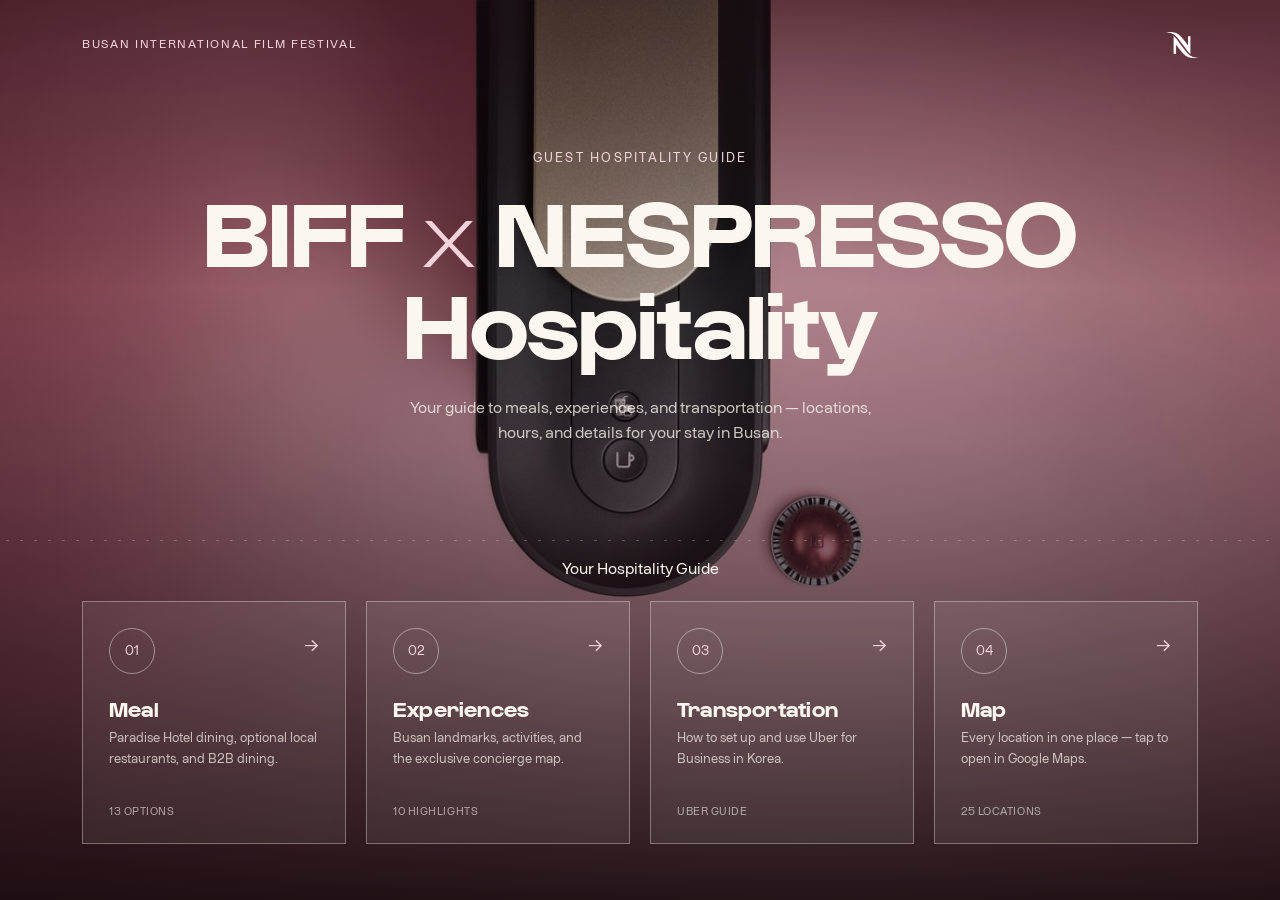
<file: index.html>
<!DOCTYPE html>
<html lang="en">
<head>
<meta charset="UTF-8">
<meta name="viewport" content="width=device-width, initial-scale=1.0">
<title>BIFF x NESPRESSO Hospitality</title>
<meta name="description" content="BIFF x NESPRESSO Hospitality — a guest guide to Meal, Experiences, and Transportation for the Busan International Film Festival.">

<!-- Link preview (KakaoTalk, Slack, iMessage, etc.) -->
<meta property="og:type" content="website">
<meta property="og:url" content="https://gdmc-global.github.io/BIFFxNespresso_Hospitality/">
<meta property="og:title" content="BIFF x NESPRESSO Hospitality">
<meta property="og:description" content="A guest guide to Meal, Experiences, and Transportation for the Busan International Film Festival.">
<meta property="og:image" content="https://gdmc-global.github.io/BIFFxNespresso_Hospitality/og-image.jpg">
<meta property="og:image:width" content="1200">
<meta property="og:image:height" content="630">
<meta property="og:locale" content="ko_KR">
<meta name="twitter:card" content="summary_large_image">
<meta name="twitter:title" content="BIFF x NESPRESSO Hospitality">
<meta name="twitter:description" content="A guest guide to Meal, Experiences, and Transportation for the Busan International Film Festival.">
<meta name="twitter:image" content="https://gdmc-global.github.io/BIFFxNespresso_Hospitality/og-image.jpg">

<link rel="stylesheet" href="style.css">
</head>
<body>

<section class="hero">
  <div class="hero__bg"></div>
  <div class="hero__scrim"></div>

  <header class="hero__top">
    <div class="wrap">
      <span class="hero__kicker">Busan International Film Festival</span>
      <img class="hero__logo" src="logo-white.png" alt="Nespresso">
    </div>
  </header>

  <div class="hero__main wrap">
    <p class="eyebrow">Guest Hospitality Guide</p>
    <h1>BIFF <em>x</em> NESPRESSO<br>Hospitality</h1>
    <p class="hero__sub">Your guide to meals, experiences, and transportation — locations, hours, and details for your stay in Busan.</p>
  </div>

  <div class="hero__tickets">
    <div class="hero__perf"></div>
    <div class="wrap">
      <p class="eyebrow" style="text-align:center; margin-bottom:20px;">Your Hospitality Guide</p>
      <nav class="ticket-row ticket-row--4" aria-label="Guide sections">
        <a class="ticket" href="meal.html">
          <span class="ticket__no">01</span>
          <span class="ticket__body">
            <span class="ticket__label">Meal</span>
            <p class="ticket__desc">Paradise Hotel dining, optional local restaurants, and B2B dining.</p>
          </span>
          <span class="ticket__count">13 Options</span>
          <span class="ticket__arrow">&#8594;</span>
        </a>
        <a class="ticket" href="experiences.html">
          <span class="ticket__no">02</span>
          <span class="ticket__body">
            <span class="ticket__label">Experiences</span>
            <p class="ticket__desc">Busan landmarks, activities, and the exclusive concierge map.</p>
          </span>
          <span class="ticket__count">10 Highlights</span>
          <span class="ticket__arrow">&#8594;</span>
        </a>
        <a class="ticket" href="transportation.html">
          <span class="ticket__no">03</span>
          <span class="ticket__body">
            <span class="ticket__label">Transportation</span>
            <p class="ticket__desc">How to set up and use Uber for Business in Korea.</p>
          </span>
          <span class="ticket__count">Uber Guide</span>
          <span class="ticket__arrow">&#8594;</span>
        </a>
        <a class="ticket" href="map.html">
          <span class="ticket__no">04</span>
          <span class="ticket__body">
            <span class="ticket__label">Map</span>
            <p class="ticket__desc">Every location in one place — tap to open in Google Maps.</p>
          </span>
          <span class="ticket__count">25 Locations</span>
          <span class="ticket__arrow">&#8594;</span>
        </a>
      </nav>
    </div>
  </div>
</section>

</body>
</html>
</file>
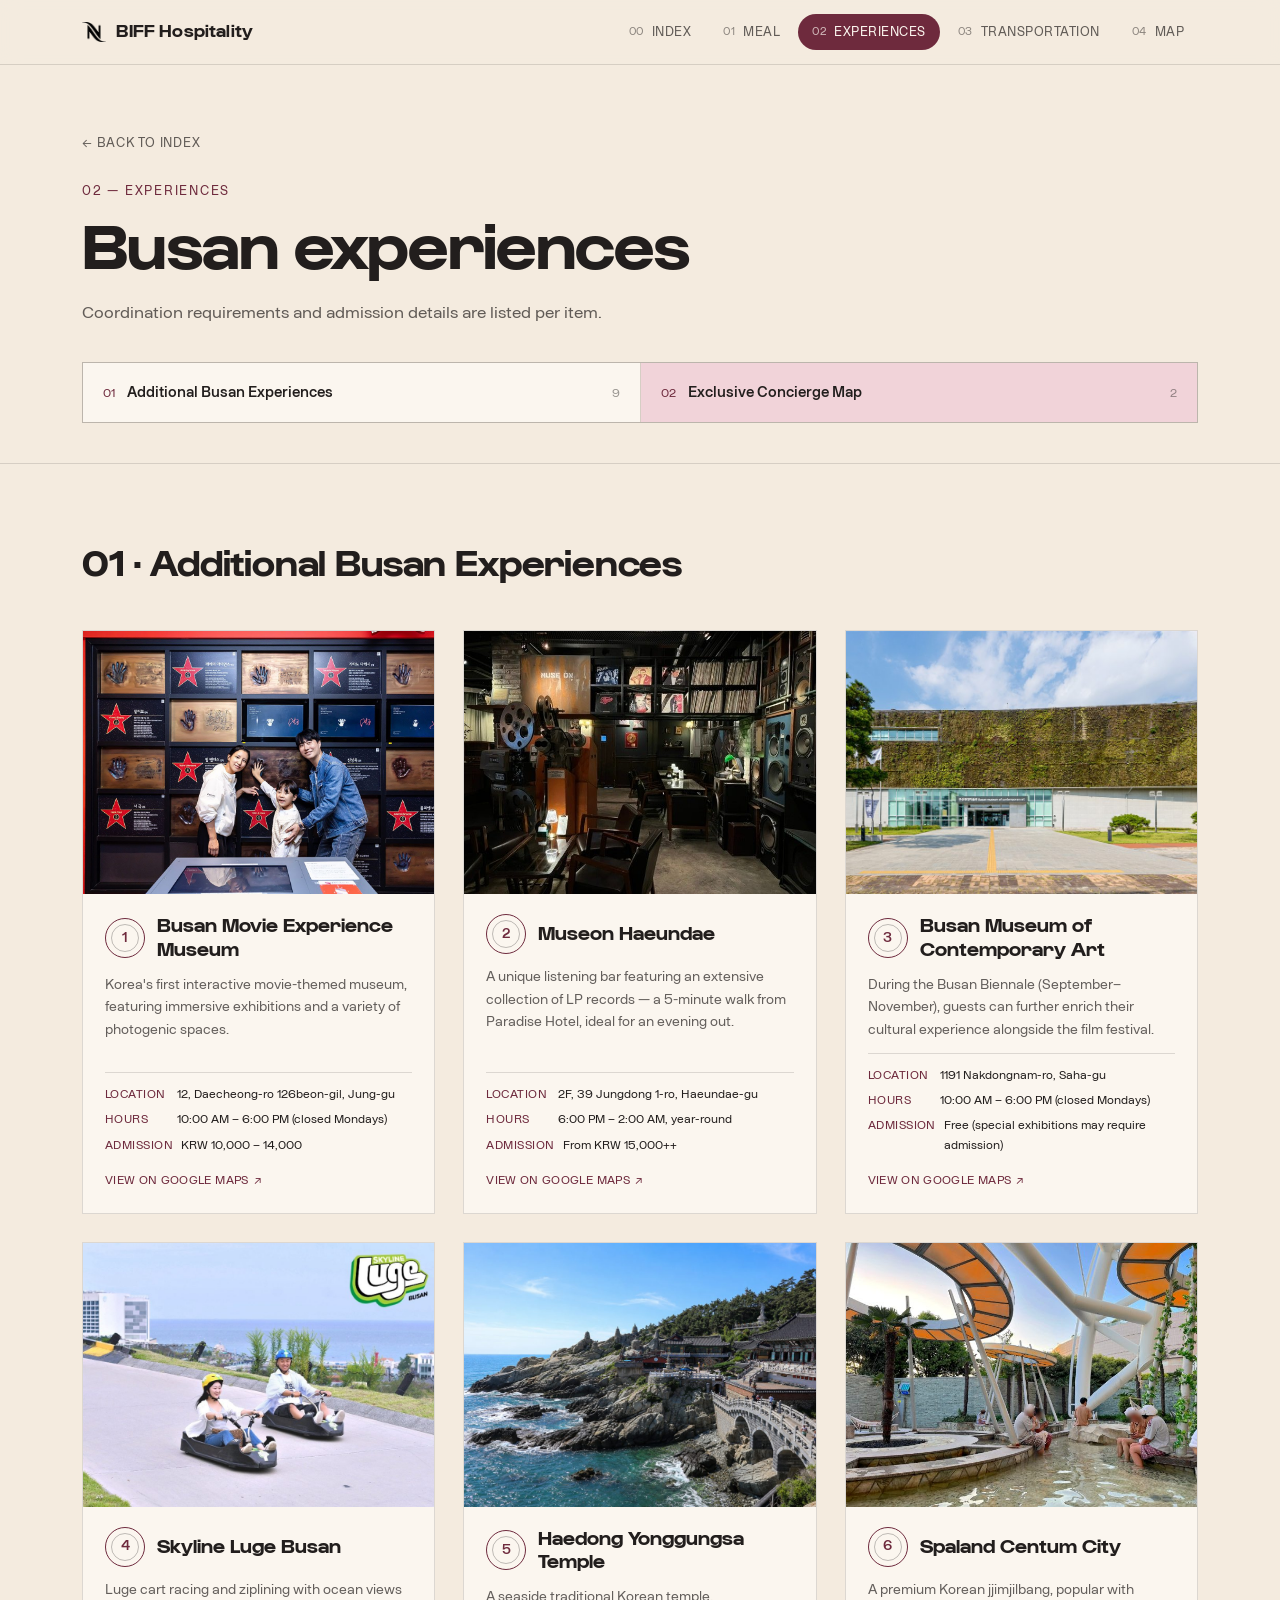
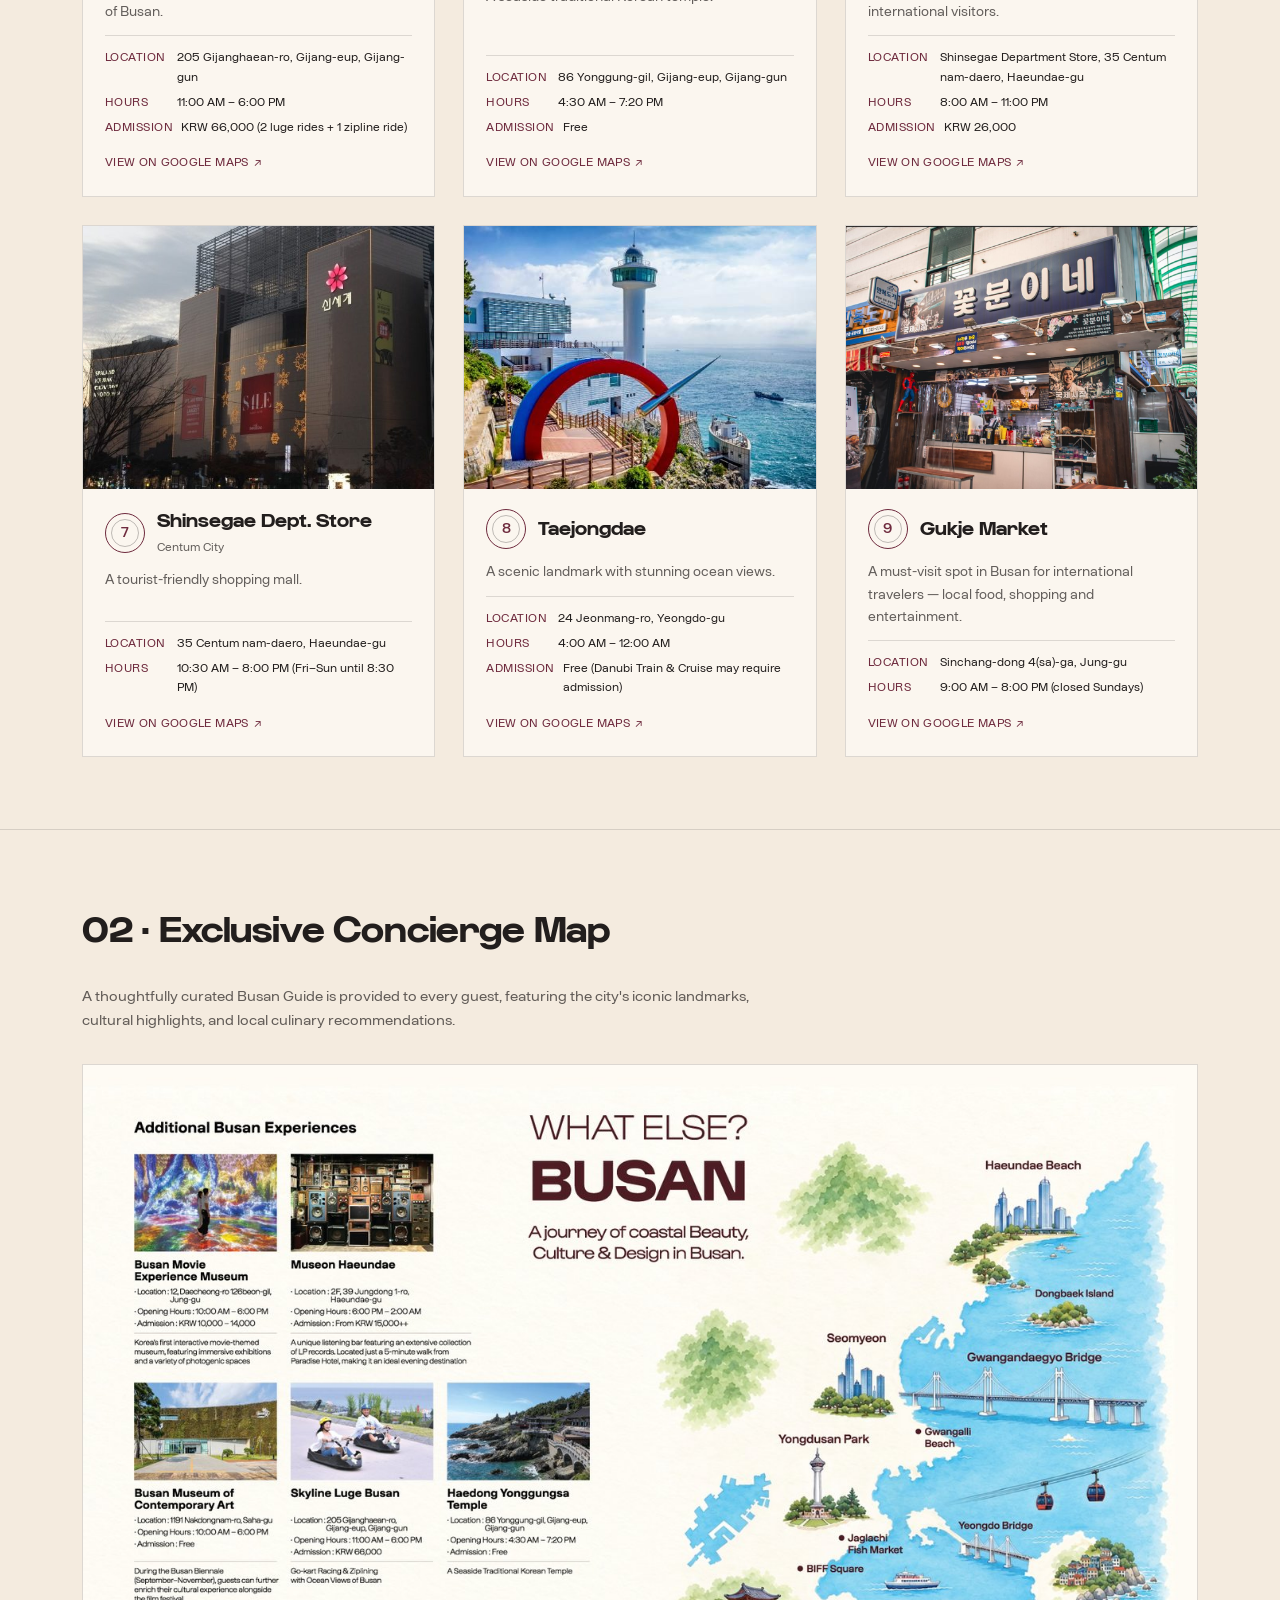
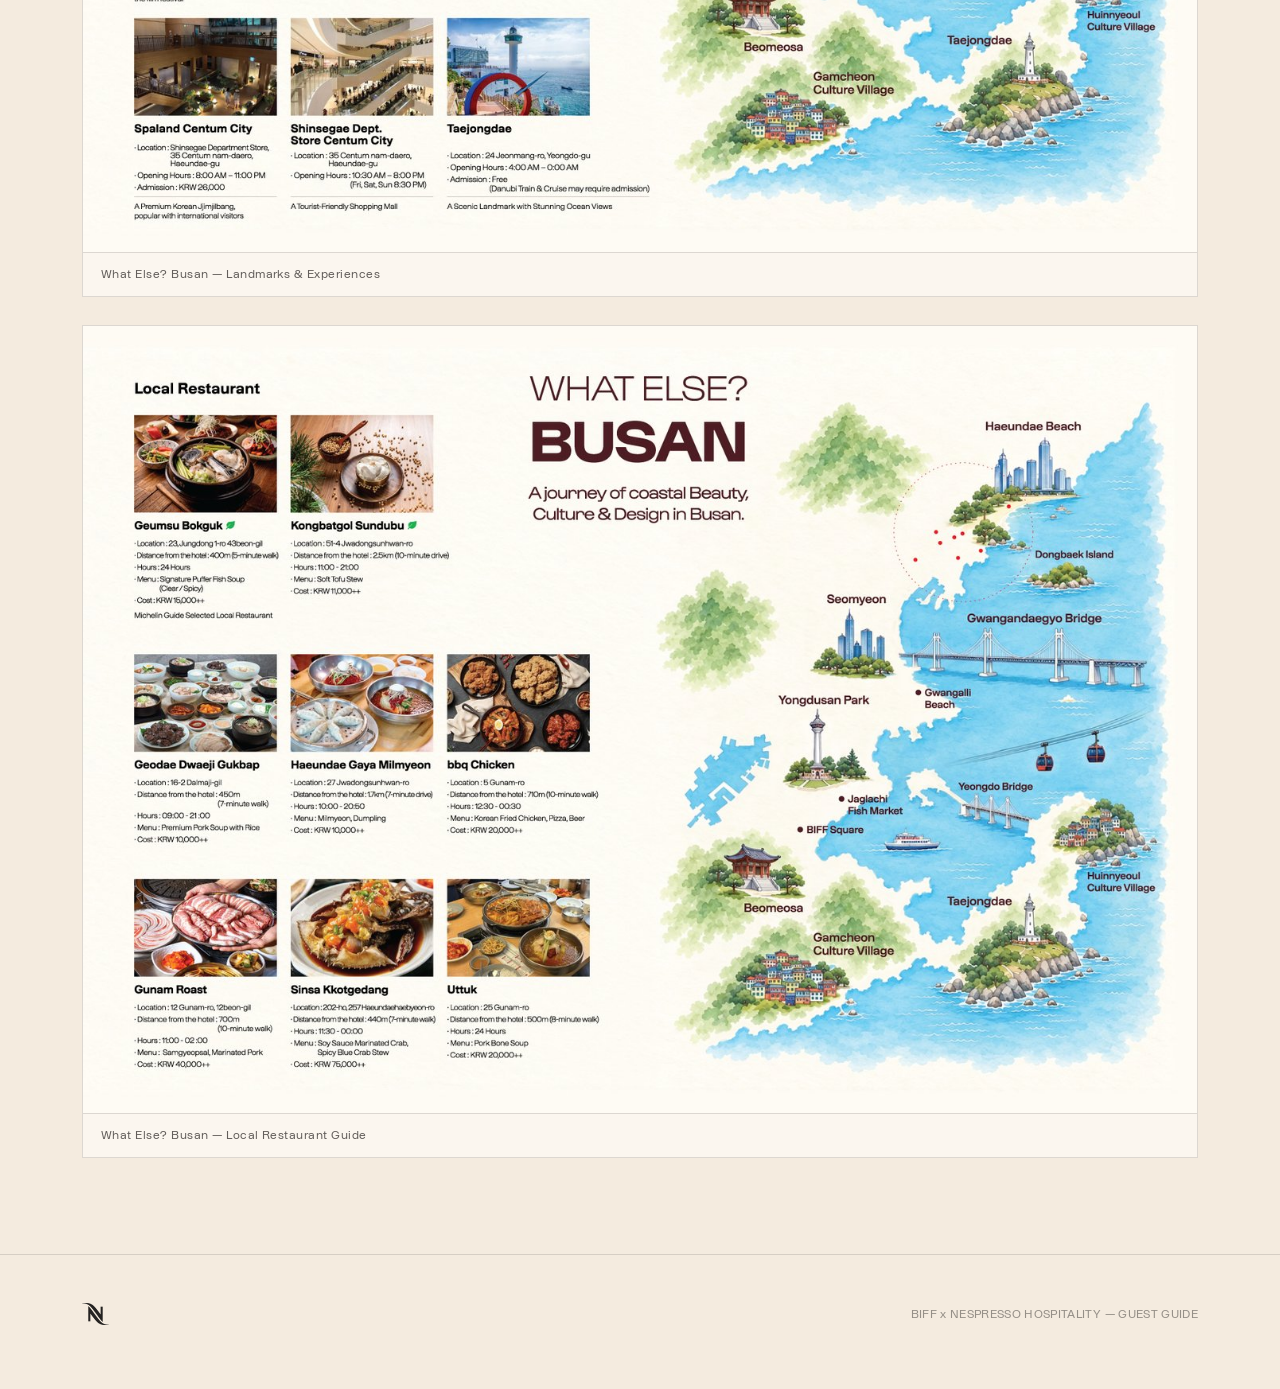
<file: experiences.html>
<!DOCTYPE html>
<html lang="en">
<head>
<meta charset="UTF-8">
<meta name="viewport" content="width=device-width, initial-scale=1.0">
<title>Experiences — BIFF x NESPRESSO Hospitality</title>
<meta name="description" content="Busan landmarks, activities, and the exclusive concierge map for BIFF x NESPRESSO Hospitality guests.">

<!-- Link preview (KakaoTalk, Slack, iMessage, etc.) -->
<meta property="og:type" content="website">
<meta property="og:url" content="https://gdmc-global.github.io/BIFFxNespresso_Hospitality/experiences.html">
<meta property="og:title" content="Experiences — BIFF x NESPRESSO Hospitality">
<meta property="og:description" content="Busan landmarks, activities, and the exclusive concierge map — locations, hours and admission details.">
<meta property="og:image" content="https://gdmc-global.github.io/BIFFxNespresso_Hospitality/og-image.jpg">
<meta property="og:image:width" content="1200">
<meta property="og:image:height" content="630">
<meta property="og:locale" content="ko_KR">
<meta name="twitter:card" content="summary_large_image">
<meta name="twitter:title" content="Experiences — BIFF x NESPRESSO Hospitality">
<meta name="twitter:description" content="Busan landmarks, activities, and the exclusive concierge map — locations, hours and admission details.">
<meta name="twitter:image" content="https://gdmc-global.github.io/BIFFxNespresso_Hospitality/og-image.jpg">

<link rel="stylesheet" href="style.css">
</head>
<body>

<div class="sitebar">
  <div class="wrap sitebar__row">
    <a class="sitebar__brand" href="index.html">
      <img src="logo-dark.png" alt="Nespresso"> BIFF Hospitality
    </a>
    <nav class="sitebar__index" aria-label="Section index">
      <a href="index.html"><span class="idx-no">00</span> Index</a>
      <a href="meal.html"><span class="idx-no">01</span> Meal</a>
      <a href="experiences.html" class="is-active"><span class="idx-no">02</span> Experiences</a>
      <a href="transportation.html"><span class="idx-no">03</span> Transportation</a>
      <a href="map.html"><span class="idx-no">04</span> Map</a>
    </nav>
  </div>
</div>

<header class="page-hero">
  <div class="wrap">
    <a class="back-link" href="index.html">&#8592; Back to Index</a>
    <p class="eyebrow">02 — Experiences</p>
    <h1>Busan experiences</h1>
    <p class="lede">Coordination requirements and admission details are listed per item.</p>

    <nav class="toc" aria-label="Experience categories">
      <a href="#busan-experiences"><span class="toc-no">01</span><span class="toc-label">Additional Busan Experiences</span><span class="toc-count">9</span></a>
      <a href="#concierge"><span class="toc-no">02</span><span class="toc-label">Exclusive Concierge Map</span><span class="toc-count">2</span></a>
    </nav>
  </div>
</header>

<main>

  <!-- 01 — ADDITIONAL BUSAN EXPERIENCES -->
  <section class="category" id="busan-experiences">
    <div class="wrap">
      <div class="category__head">
        <h2>01 · Additional Busan Experiences</h2>
      </div>

      <div class="grid">

        <a class="card" href="https://www.google.com/maps/search/?api=1&query=Busan%20Movie%20Experience%20Museum%20Busan&query_place_id=ChIJ2eNoiHTpaDUROvt2dSyLeI4" target="_blank" rel="noopener" aria-label="Open Busan Movie Experience Museum in Google Maps">
          <div class="card__media"><img src="busan-movie-experience-museum.jpg" alt="Busan Movie Experience Museum interactive exhibit"></div>
          <div class="card__body">
            <div class="card__title-row">
              <span class="capsule-index">1</span>
              <h3 class="card__title">Busan Movie Experience Museum</h3>
            </div>
            <p class="card__desc">Korea's first interactive movie-themed museum, featuring immersive exhibitions and a variety of photogenic spaces.</p>
            <div class="card__meta">
              <div><span class="k">Location</span><span class="v">12, Daecheong-ro 126beon-gil, Jung-gu</span></div>
              <div><span class="k">Hours</span><span class="v">10:00 AM – 6:00 PM (closed Mondays)</span></div>
              <div><span class="k">Admission</span><span class="v">KRW 10,000 – 14,000</span></div>
            </div>
          
            <div class="card__gmaps">View on Google Maps <span aria-hidden="true">&#8599;</span></div>
          </div>
        </a>

        <a class="card" href="https://www.google.com/maps/search/?api=1&query=Museon%20Haeundae%20Busan&query_place_id=ChIJQSKO8meNaDURtti3nfoGCo8" target="_blank" rel="noopener" aria-label="Open Museon Haeundae in Google Maps">
          <div class="card__media"><img src="museon-haeundae.jpg" alt="Museon Haeundae LP record listening bar"></div>
          <div class="card__body">
            <div class="card__title-row">
              <span class="capsule-index">2</span>
              <h3 class="card__title">Museon Haeundae</h3>
            </div>
            <p class="card__desc">A unique listening bar featuring an extensive collection of LP records — a 5-minute walk from Paradise Hotel, ideal for an evening out.</p>
            <div class="card__meta">
              <div><span class="k">Location</span><span class="v">2F, 39 Jungdong 1-ro, Haeundae-gu</span></div>
              <div><span class="k">Hours</span><span class="v">6:00 PM – 2:00 AM, year-round</span></div>
              <div><span class="k">Admission</span><span class="v">From KRW 15,000++</span></div>
            </div>
          
            <div class="card__gmaps">View on Google Maps <span aria-hidden="true">&#8599;</span></div>
          </div>
        </a>

        <a class="card" href="https://www.google.com/maps/search/?api=1&query=Busan%20Museum%20of%20Contemporary%20Art%20Busan&query_place_id=ChIJjWpvtAPDaDURcEIlgF6Spnw" target="_blank" rel="noopener" aria-label="Open Busan Museum of Contemporary Art in Google Maps">
          <div class="card__media"><img src="busan-moca.jpg" alt="Busan Museum of Contemporary Art building"></div>
          <div class="card__body">
            <div class="card__title-row">
              <span class="capsule-index">3</span>
              <h3 class="card__title">Busan Museum of Contemporary Art</h3>
            </div>
            <p class="card__desc">During the Busan Biennale (September–November), guests can further enrich their cultural experience alongside the film festival.</p>
            <div class="card__meta">
              <div><span class="k">Location</span><span class="v">1191 Nakdongnam-ro, Saha-gu</span></div>
              <div><span class="k">Hours</span><span class="v">10:00 AM – 6:00 PM (closed Mondays)</span></div>
              <div><span class="k">Admission</span><span class="v">Free (special exhibitions may require admission)</span></div>
            </div>
          
            <div class="card__gmaps">View on Google Maps <span aria-hidden="true">&#8599;</span></div>
          </div>
        </a>

        <a class="card" href="https://www.google.com/maps/search/?api=1&query=Skyline%20Luge%20Busan%20Busan&query_place_id=ChIJ-5-zWheNaDUR5_hcfQgCFk8" target="_blank" rel="noopener" aria-label="Open Skyline Luge Busan in Google Maps">
          <div class="card__media"><img src="skyline-luge.jpg" alt="Skyline Luge Busan carts with ocean view"></div>
          <div class="card__body">
            <div class="card__title-row">
              <span class="capsule-index">4</span>
              <h3 class="card__title">Skyline Luge Busan</h3>
            </div>
            <p class="card__desc">Luge cart racing and ziplining with ocean views of Busan.</p>
            <div class="card__meta">
              <div><span class="k">Location</span><span class="v">205 Gijanghaean-ro, Gijang-eup, Gijang-gun</span></div>
              <div><span class="k">Hours</span><span class="v">11:00 AM – 6:00 PM</span></div>
              <div><span class="k">Admission</span><span class="v">KRW 66,000 (2 luge rides + 1 zipline ride)</span></div>
            </div>
          
            <div class="card__gmaps">View on Google Maps <span aria-hidden="true">&#8599;</span></div>
          </div>
        </a>

        <a class="card" href="https://www.google.com/maps/search/?api=1&query=Haedong%20Yonggungsa%20Temple%20Busan&query_place_id=ChIJwabeuxuMaDURXC4Rb21AQaE" target="_blank" rel="noopener" aria-label="Open Haedong Yonggungsa Temple in Google Maps">
          <div class="card__media"><img src="haedong-yonggungsa.jpg" alt="Haedong Yonggungsa seaside temple"></div>
          <div class="card__body">
            <div class="card__title-row">
              <span class="capsule-index">5</span>
              <h3 class="card__title">Haedong Yonggungsa Temple</h3>
            </div>
            <p class="card__desc">A seaside traditional Korean temple.</p>
            <div class="card__meta">
              <div><span class="k">Location</span><span class="v">86 Yonggung-gil, Gijang-eup, Gijang-gun</span></div>
              <div><span class="k">Hours</span><span class="v">4:30 AM – 7:20 PM</span></div>
              <div><span class="k">Admission</span><span class="v">Free</span></div>
            </div>
          
            <div class="card__gmaps">View on Google Maps <span aria-hidden="true">&#8599;</span></div>
          </div>
        </a>

        <a class="card" href="https://www.google.com/maps/search/?api=1&query=Spaland%20Centum%20City%20Busan&query_place_id=ChIJDT_5v8aSaDURXW8rEbumGh8" target="_blank" rel="noopener" aria-label="Open Spaland Centum City in Google Maps">
          <div class="card__media"><img src="spaland-centum-city.jpg" alt="Spaland Centum City jjimjilbang interior"></div>
          <div class="card__body">
            <div class="card__title-row">
              <span class="capsule-index">6</span>
              <h3 class="card__title">Spaland Centum City</h3>
            </div>
            <p class="card__desc">A premium Korean jjimjilbang, popular with international visitors.</p>
            <div class="card__meta">
              <div><span class="k">Location</span><span class="v">Shinsegae Department Store, 35 Centum nam-daero, Haeundae-gu</span></div>
              <div><span class="k">Hours</span><span class="v">8:00 AM – 11:00 PM</span></div>
              <div><span class="k">Admission</span><span class="v">KRW 26,000</span></div>
            </div>
          
            <div class="card__gmaps">View on Google Maps <span aria-hidden="true">&#8599;</span></div>
          </div>
        </a>

        <a class="card" href="https://www.google.com/maps/search/?api=1&query=Shinsegae%20Dept.%20Store%20Centum%20City%20Busan&query_place_id=ChIJSSw7slWTaDURjMs-oU61YYc" target="_blank" rel="noopener" aria-label="Open Shinsegae Dept. Store Centum City in Google Maps">
          <div class="card__media"><img src="shinsegae-centum-city.jpg" alt="Shinsegae Department Store Centum City"></div>
          <div class="card__body">
            <div class="card__title-row">
              <span class="capsule-index">7</span>
              <h3 class="card__title">Shinsegae Dept. Store<br><small style="font-family:var(--font-mono); font-weight:400; font-size:12px; color:var(--charcoal-70);">Centum City</small></h3>
            </div>
            <p class="card__desc">A tourist-friendly shopping mall.</p>
            <div class="card__meta">
              <div><span class="k">Location</span><span class="v">35 Centum nam-daero, Haeundae-gu</span></div>
              <div><span class="k">Hours</span><span class="v">10:30 AM – 8:00 PM (Fri–Sun until 8:30 PM)</span></div>
            </div>
          
            <div class="card__gmaps">View on Google Maps <span aria-hidden="true">&#8599;</span></div>
          </div>
        </a>

        <a class="card" href="https://www.google.com/maps/search/?api=1&query=Taejongdae%20Busan&query_place_id=ChIJOfX1e0zpaDURWq5Hp5x4-SM" target="_blank" rel="noopener" aria-label="Open Taejongdae in Google Maps">
          <div class="card__media"><img src="taejongdae.jpg" alt="Taejongdae coastal cliffs and lighthouse"></div>
          <div class="card__body">
            <div class="card__title-row">
              <span class="capsule-index">8</span>
              <h3 class="card__title">Taejongdae</h3>
            </div>
            <p class="card__desc">A scenic landmark with stunning ocean views.</p>
            <div class="card__meta">
              <div><span class="k">Location</span><span class="v">24 Jeonmang-ro, Yeongdo-gu</span></div>
              <div><span class="k">Hours</span><span class="v">4:00 AM – 12:00 AM</span></div>
              <div><span class="k">Admission</span><span class="v">Free (Danubi Train &amp; Cruise may require admission)</span></div>
            </div>
          
            <div class="card__gmaps">View on Google Maps <span aria-hidden="true">&#8599;</span></div>
          </div>
        </a>

        <a class="card" href="https://www.google.com/maps/search/?api=1&query=Gukje%20Market%20Busan&query_place_id=ChIJfYLMelSTaDURFlCRfk5W1PA" target="_blank" rel="noopener" aria-label="Open Gukje Market in Google Maps">
          <div class="card__media"><img src="gukje-market.jpg" alt="Gukje Market street food and shopping"></div>
          <div class="card__body">
            <div class="card__title-row">
              <span class="capsule-index">9</span>
              <h3 class="card__title">Gukje Market</h3>
            </div>
            <p class="card__desc">A must-visit spot in Busan for international travelers — local food, shopping and entertainment.</p>
            <div class="card__meta">
              <div><span class="k">Location</span><span class="v">Sinchang-dong 4(sa)-ga, Jung-gu</span></div>
              <div><span class="k">Hours</span><span class="v">9:00 AM – 8:00 PM (closed Sundays)</span></div>
            </div>
          
            <div class="card__gmaps">View on Google Maps <span aria-hidden="true">&#8599;</span></div>
          </div>
        </a>

      </div>
    </div>
  </section>

  <!-- 02 — EXCLUSIVE CONCIERGE MAP -->
  <section class="category" id="concierge">
    <div class="wrap">
      <div class="category__head">
        <h2>02 · Exclusive Concierge Map</h2>
      </div>
      <p class="category__sub" style="margin-top:-12px; max-width:680px;">A thoughtfully curated Busan Guide is provided to every guest, featuring the city's iconic landmarks, cultural highlights, and local culinary recommendations.</p>

      <div class="map-pages">
        <figure class="map-page">
          <img src="concierge-map-experiences.jpg" alt="What Else? Busan — curated map of landmarks and experiences">
          <figcaption>What Else? Busan — Landmarks &amp; Experiences</figcaption>
        </figure>
        <figure class="map-page">
          <img src="concierge-map-restaurants.jpg" alt="What Else? Busan — curated map of local restaurants">
          <figcaption>What Else? Busan — Local Restaurant Guide</figcaption>
        </figure>
      </div>
    </div>
  </section>

</main>

<footer class="sitefoot">
  <div class="wrap sitefoot__row">
    <img src="logo-dark.png" alt="Nespresso">
    <small>BIFF x NESPRESSO HOSPITALITY — GUEST GUIDE</small>
  </div>
</footer>

<script src="main.js"></script>
</body>
</html>
</file>
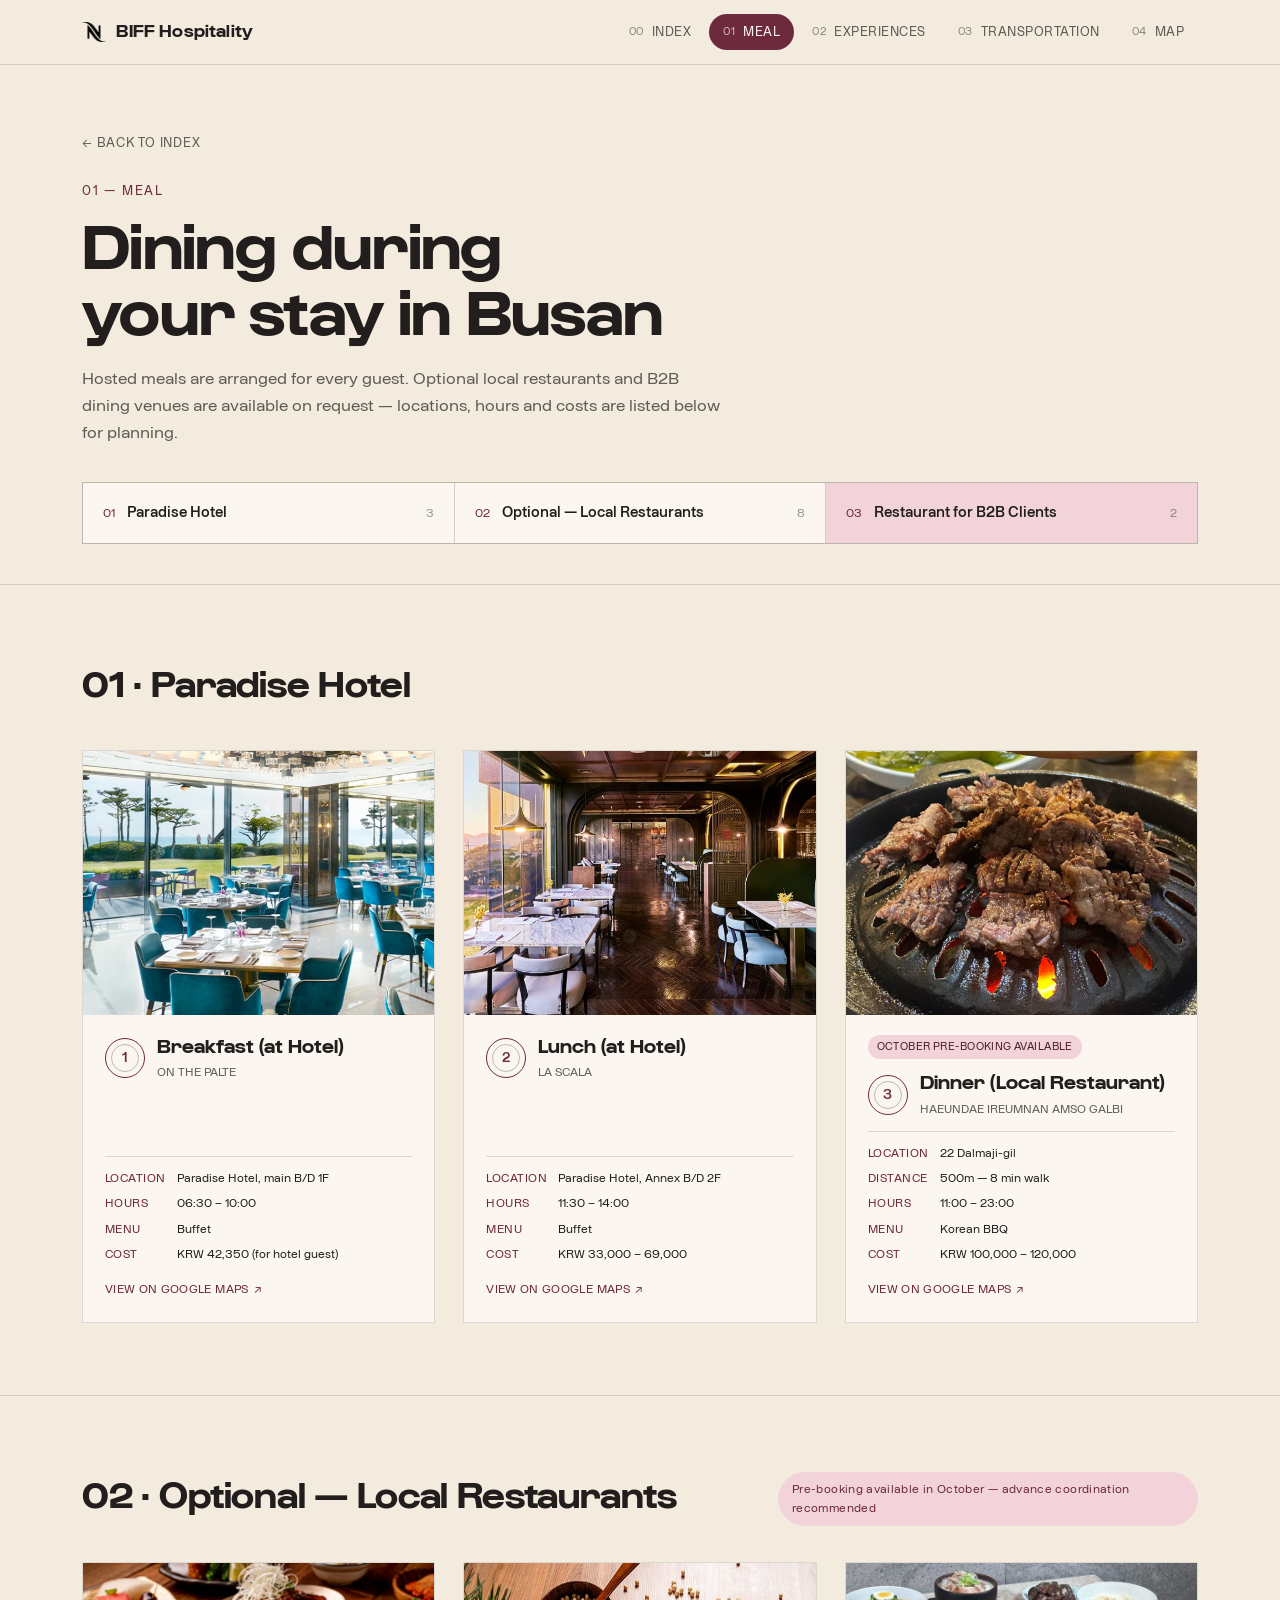
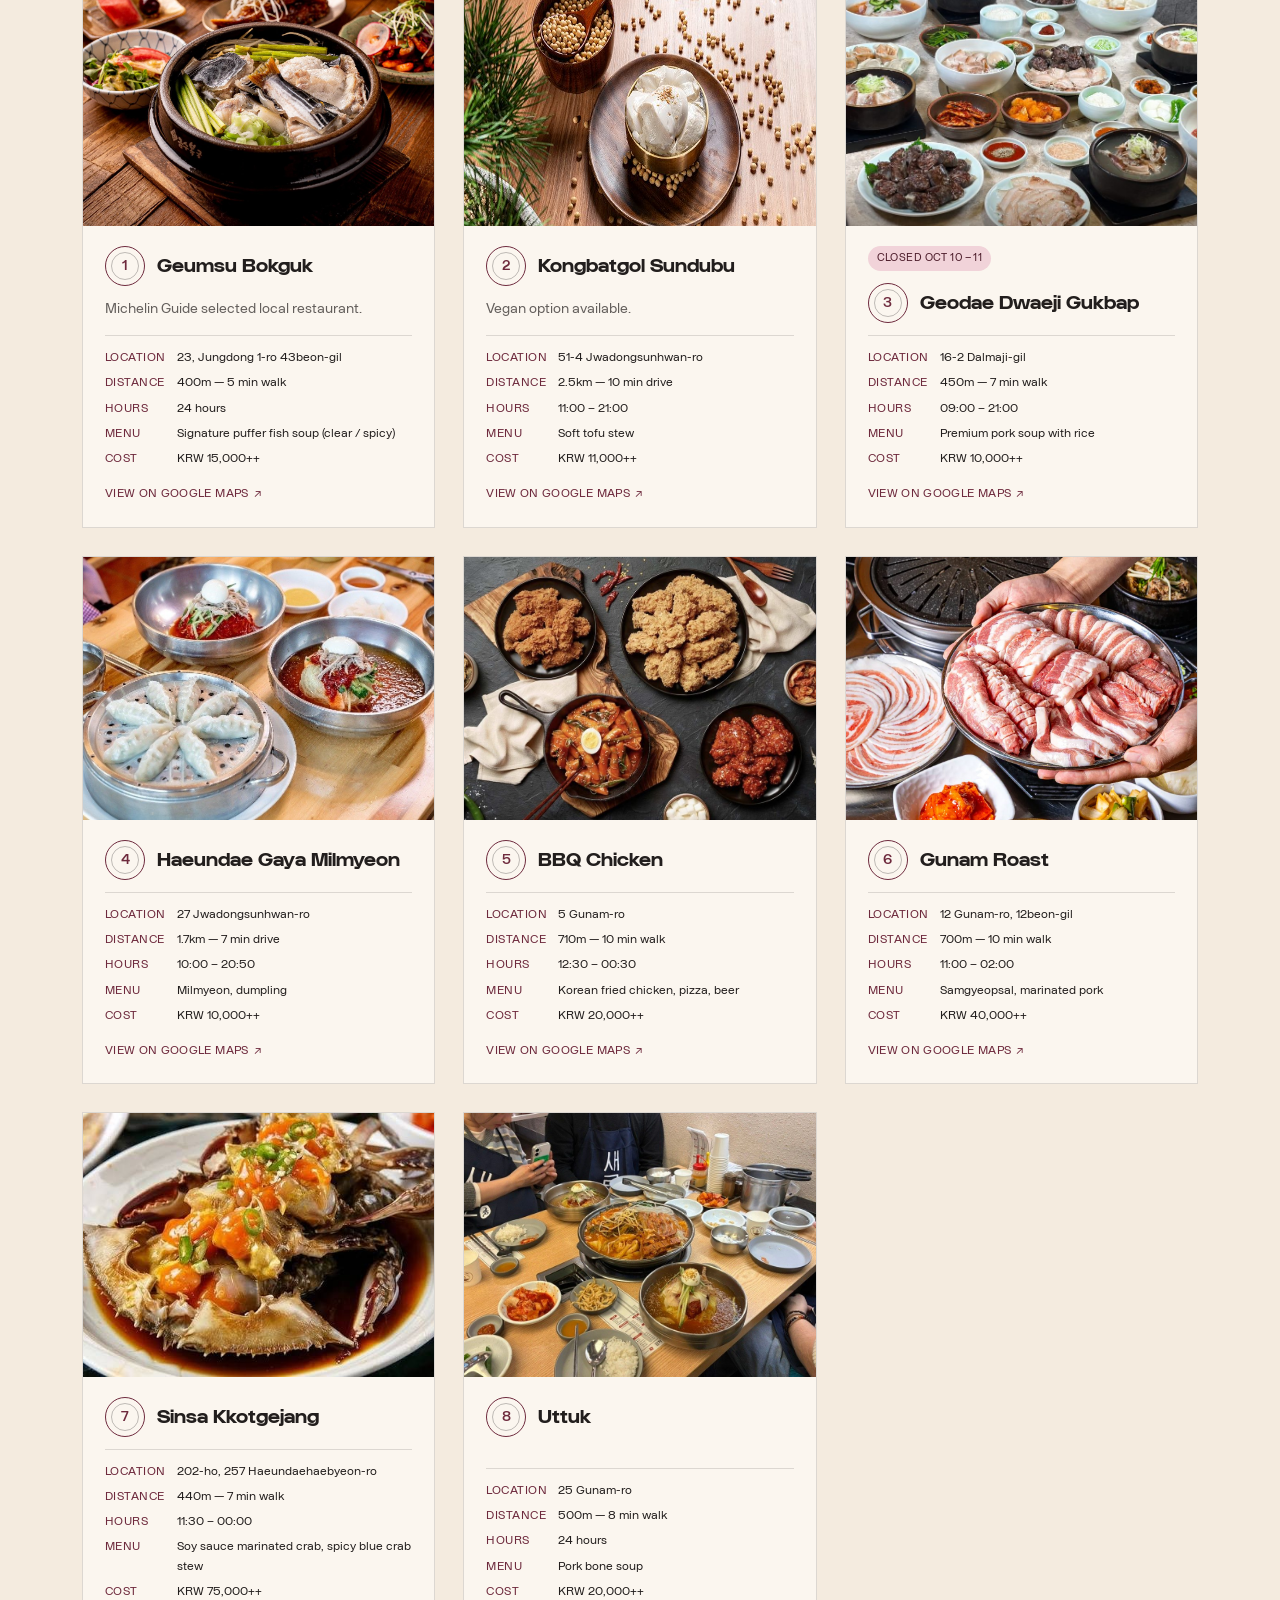
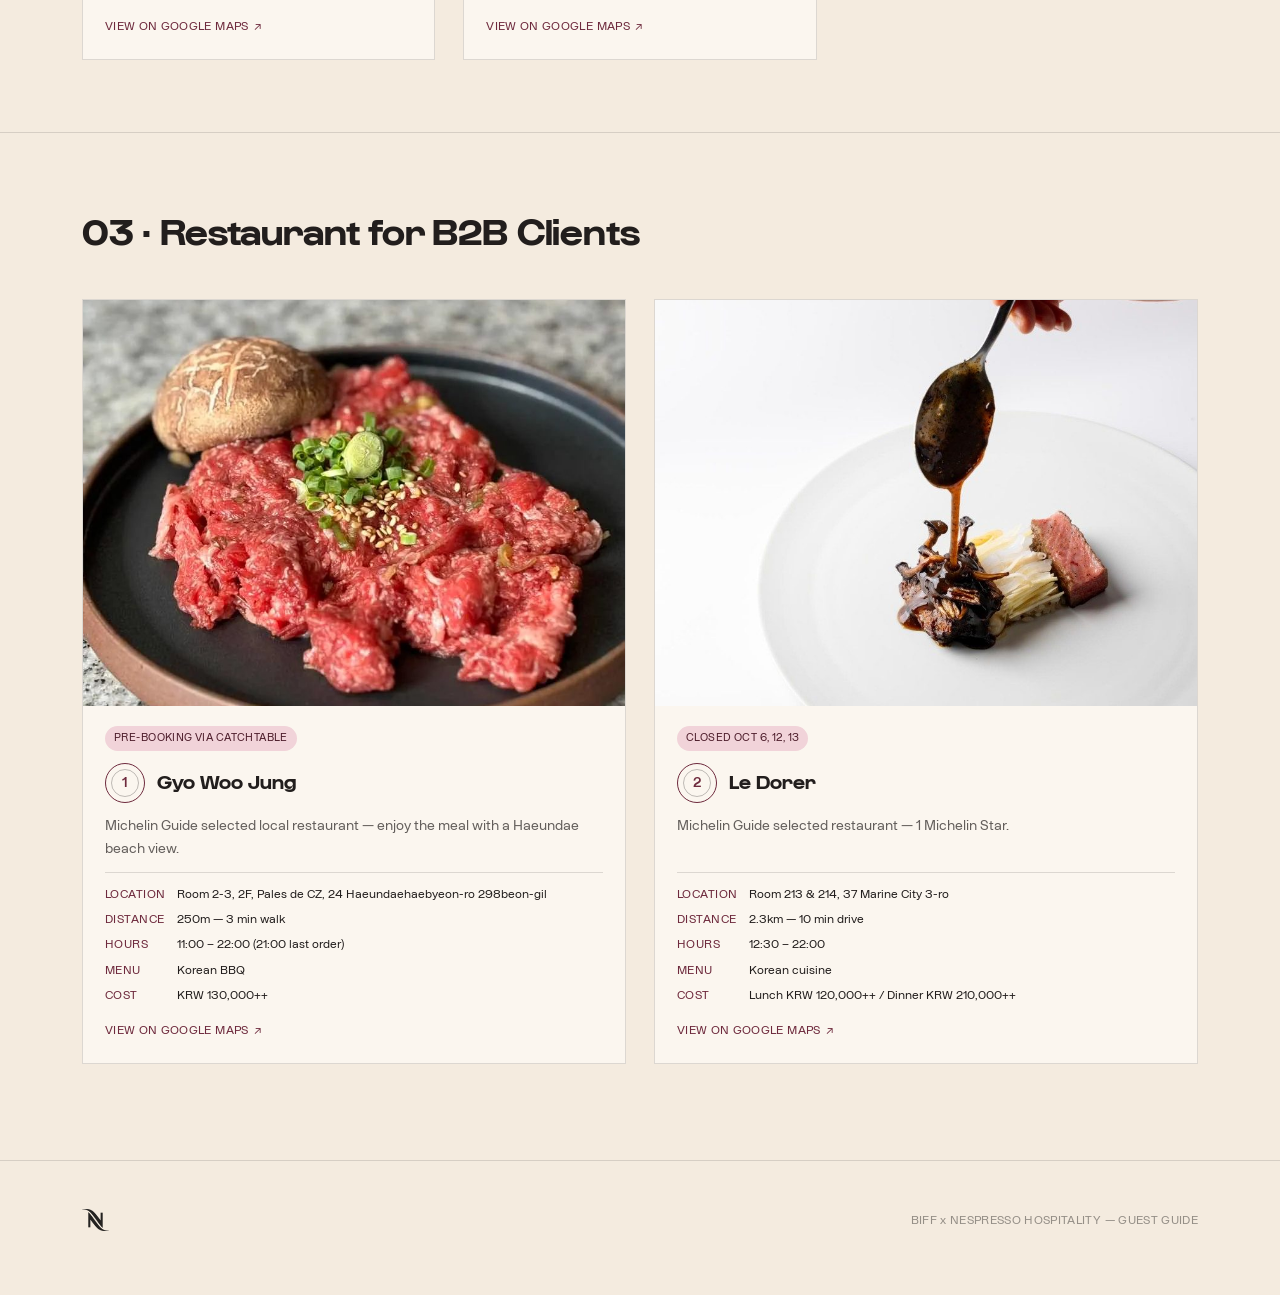
<file: meal.html>
<!DOCTYPE html>
<html lang="en">
<head>
<meta charset="UTF-8">
<meta name="viewport" content="width=device-width, initial-scale=1.0">
<title>Meal — BIFF x NESPRESSO Hospitality</title>
<meta name="description" content="Hosted meals, optional local restaurants, and B2B dining options for BIFF x NESPRESSO Hospitality guests.">

<!-- Link preview (KakaoTalk, Slack, iMessage, etc.) -->
<meta property="og:type" content="website">
<meta property="og:url" content="https://gdmc-global.github.io/BIFFxNespresso_Hospitality/meal.html">
<meta property="og:title" content="Meal — BIFF x NESPRESSO Hospitality">
<meta property="og:description" content="Hosted breakfast, lunch & dinner, optional local restaurants, and B2B dining — locations, hours and costs.">
<meta property="og:image" content="https://gdmc-global.github.io/BIFFxNespresso_Hospitality/og-image.jpg">
<meta property="og:image:width" content="1200">
<meta property="og:image:height" content="630">
<meta property="og:locale" content="ko_KR">
<meta name="twitter:card" content="summary_large_image">
<meta name="twitter:title" content="Meal — BIFF x NESPRESSO Hospitality">
<meta name="twitter:description" content="Hosted breakfast, lunch & dinner, optional local restaurants, and B2B dining — locations, hours and costs.">
<meta name="twitter:image" content="https://gdmc-global.github.io/BIFFxNespresso_Hospitality/og-image.jpg">

<link rel="stylesheet" href="style.css">
</head>
<body>

<div class="sitebar">
  <div class="wrap sitebar__row">
    <a class="sitebar__brand" href="index.html">
      <img src="logo-dark.png" alt="Nespresso"> BIFF Hospitality
    </a>
    <nav class="sitebar__index" aria-label="Section index">
      <a href="index.html"><span class="idx-no">00</span> Index</a>
      <a href="meal.html" class="is-active"><span class="idx-no">01</span> Meal</a>
      <a href="experiences.html"><span class="idx-no">02</span> Experiences</a>
      <a href="transportation.html"><span class="idx-no">03</span> Transportation</a>
      <a href="map.html"><span class="idx-no">04</span> Map</a>
    </nav>
  </div>
</div>

<header class="page-hero">
  <div class="wrap">
    <a class="back-link" href="index.html">&#8592; Back to Index</a>
    <p class="eyebrow">01 — Meal</p>
    <h1>Dining during<br>your stay in Busan</h1>
    <p class="lede">Hosted meals are arranged for every guest. Optional local restaurants and B2B dining venues are available on request — locations, hours and costs are listed below for planning.</p>

    <nav class="toc" aria-label="Meal categories">
      <a href="#hosted-meal"><span class="toc-no">01</span><span class="toc-label">Paradise Hotel</span><span class="toc-count">3</span></a>
      <a href="#local-restaurants"><span class="toc-no">02</span><span class="toc-label">Optional — Local Restaurants</span><span class="toc-count">8</span></a>
      <a href="#b2b-clients"><span class="toc-no">03</span><span class="toc-label">Restaurant for B2B Clients</span><span class="toc-count">2</span></a>
    </nav>
  </div>
</header>

<main>

  <!-- 01 — HOSTED MEAL -->
  <section class="category" id="hosted-meal">
    <div class="wrap">
      <div class="category__head">
        <h2>01 · Paradise Hotel</h2>
      </div>

      <div class="grid">
        <a class="card" href="https://www.google.com/maps/search/?api=1&query=On%20The%20Plate%20Busan&query_place_id=ChIJlynFtkKNaDURSPtkzbXYUEc" target="_blank" rel="noopener" aria-label="Open On The Plate in Google Maps">
          <div class="card__media"><img src="breakfast-on-the-palte.jpg" alt="ON THE PALTE breakfast buffet at Paradise Hotel"></div>
          <div class="card__body">
            <div class="card__title-row">
              <span class="capsule-index">1</span>
              <h3 class="card__title">Breakfast (at Hotel)<br><small style="font-family:var(--font-mono); font-weight:400; font-size:12px; color:var(--charcoal-70);">ON THE PALTE</small></h3>
            </div>
            <div class="card__meta">
              <div><span class="k">Location</span><span class="v">Paradise Hotel, main B/D 1F</span></div>
              <div><span class="k">Hours</span><span class="v">06:30 – 10:00</span></div>
              <div><span class="k">Menu</span><span class="v">Buffet</span></div>
              <div><span class="k">Cost</span><span class="v">KRW 42,350 (for hotel guest)</span></div>
            </div>
          
            <div class="card__gmaps">View on Google Maps <span aria-hidden="true">&#8599;</span></div>
          </div>
        </a>

        <a class="card" href="https://www.google.com/maps/search/?api=1&query=La%20Scala%20Busan&query_place_id=ChIJb8R0Wn7vaDURSL8QQ9aVX-I" target="_blank" rel="noopener" aria-label="Open La Scala in Google Maps">
          <div class="card__media"><img src="lunch-la-scala.jpg" alt="LA SCALA lunch buffet at Paradise Hotel"></div>
          <div class="card__body">
            <div class="card__title-row">
              <span class="capsule-index">2</span>
              <h3 class="card__title">Lunch (at Hotel)<br><small style="font-family:var(--font-mono); font-weight:400; font-size:12px; color:var(--charcoal-70);">LA SCALA</small></h3>
            </div>
            <div class="card__meta">
              <div><span class="k">Location</span><span class="v">Paradise Hotel, Annex B/D 2F</span></div>
              <div><span class="k">Hours</span><span class="v">11:30 – 14:00</span></div>
              <div><span class="k">Menu</span><span class="v">Buffet</span></div>
              <div><span class="k">Cost</span><span class="v">KRW 33,000 – 69,000</span></div>
            </div>
          
            <div class="card__gmaps">View on Google Maps <span aria-hidden="true">&#8599;</span></div>
          </div>
        </a>

        <a class="card" href="https://www.google.com/maps/search/?api=1&query=Haeundae%20Ireumnan%20Amso%20Galbi%20Busan&query_place_id=ChIJVWdhSWiNaDURqvIATcsN-00" target="_blank" rel="noopener" aria-label="Open Haeundae Ireumnan Amso Galbi in Google Maps">
          <div class="card__media"><img src="dinner-haeundae-amso-galbi.jpg" alt="Haeundae Ireumnan Amso Galbi Korean BBQ restaurant"></div>
          <div class="card__body">
            <span class="card__flag">October Pre-booking Available</span>
            <div class="card__title-row">
              <span class="capsule-index">3</span>
              <h3 class="card__title">Dinner (Local Restaurant)<br><small style="font-family:var(--font-mono); font-weight:400; font-size:12px; color:var(--charcoal-70);">HAEUNDAE IREUMNAN AMSO GALBI</small></h3>
            </div>
            <div class="card__meta">
              <div><span class="k">Location</span><span class="v">22 Dalmaji-gil</span></div>
              <div><span class="k">Distance</span><span class="v">500m — 8 min walk</span></div>
              <div><span class="k">Hours</span><span class="v">11:00 – 23:00</span></div>
              <div><span class="k">Menu</span><span class="v">Korean BBQ</span></div>
              <div><span class="k">Cost</span><span class="v">KRW 100,000 – 120,000</span></div>
            </div>
          
            <div class="card__gmaps">View on Google Maps <span aria-hidden="true">&#8599;</span></div>
          </div>
        </a>
      </div>
    </div>
  </section>

  <!-- 02 — OPTIONAL LOCAL RESTAURANTS -->
  <section class="category" id="local-restaurants">
    <div class="wrap">
      <div class="category__head">
        <h2>02 · Optional — Local Restaurants</h2>
        <span class="category__note">Pre-booking available in October — advance coordination recommended</span>
      </div>

      <div class="grid">

        <a class="card" href="https://www.google.com/maps/search/?api=1&query=Geumsu%20Bokguk%20Busan&query_place_id=ChIJb6ju4GeNaDURuR1LsbcI5lw" target="_blank" rel="noopener" aria-label="Open Geumsu Bokguk in Google Maps">
          <div class="card__media"><img src="opt1-geumsu-bokguk.jpg" alt="Geumsu Bokguk puffer fish soup restaurant"></div>
          <div class="card__body">
            <div class="card__title-row">
              <span class="capsule-index">1</span>
              <h3 class="card__title">Geumsu Bokguk</h3>
            </div>
            <p class="card__desc">Michelin Guide selected local restaurant.</p>
            <div class="card__meta">
              <div><span class="k">Location</span><span class="v">23, Jungdong 1-ro 43beon-gil</span></div>
              <div><span class="k">Distance</span><span class="v">400m — 5 min walk</span></div>
              <div><span class="k">Hours</span><span class="v">24 hours</span></div>
              <div><span class="k">Menu</span><span class="v">Signature puffer fish soup (clear / spicy)</span></div>
              <div><span class="k">Cost</span><span class="v">KRW 15,000++</span></div>
            </div>
          
            <div class="card__gmaps">View on Google Maps <span aria-hidden="true">&#8599;</span></div>
          </div>
        </a>

        <a class="card" href="https://www.google.com/maps/search/?api=1&query=Kongbatgol%20Sundubu%20Busan&query_place_id=ChIJ1eZIzpKNaDURwPGY7-OrnHc" target="_blank" rel="noopener" aria-label="Open Kongbatgol Sundubu in Google Maps">
          <div class="card__media"><img src="opt2-kongbatgol-sundubu.jpg" alt="Kongbatgol Sundubu tofu stew restaurant"></div>
          <div class="card__body">
            <div class="card__title-row">
              <span class="capsule-index">2</span>
              <h3 class="card__title">Kongbatgol Sundubu</h3>
            </div>
            <p class="card__desc">Vegan option available.</p>
            <div class="card__meta">
              <div><span class="k">Location</span><span class="v">51-4 Jwadongsunhwan-ro</span></div>
              <div><span class="k">Distance</span><span class="v">2.5km — 10 min drive</span></div>
              <div><span class="k">Hours</span><span class="v">11:00 – 21:00</span></div>
              <div><span class="k">Menu</span><span class="v">Soft tofu stew</span></div>
              <div><span class="k">Cost</span><span class="v">KRW 11,000++</span></div>
            </div>
          
            <div class="card__gmaps">View on Google Maps <span aria-hidden="true">&#8599;</span></div>
          </div>
        </a>

        <a class="card" href="https://www.google.com/maps/search/?api=1&query=Geodae%20Dwaeji%20Gukbap%20Busan&query_place_id=ChIJaS-hgX-NaDURpmMZgKoNn_E" target="_blank" rel="noopener" aria-label="Open Geodae Dwaeji Gukbap in Google Maps">
          <div class="card__media"><img src="opt3-geodae-dwaeji-gukbap.jpg" alt="Geodae Dwaeji Gukbap pork soup restaurant"></div>
          <div class="card__body">
            <span class="card__flag">Closed Oct 10 – 11</span>
            <div class="card__title-row">
              <span class="capsule-index">3</span>
              <h3 class="card__title">Geodae Dwaeji Gukbap</h3>
            </div>
            <div class="card__meta">
              <div><span class="k">Location</span><span class="v">16-2 Dalmaji-gil</span></div>
              <div><span class="k">Distance</span><span class="v">450m — 7 min walk</span></div>
              <div><span class="k">Hours</span><span class="v">09:00 – 21:00</span></div>
              <div><span class="k">Menu</span><span class="v">Premium pork soup with rice</span></div>
              <div><span class="k">Cost</span><span class="v">KRW 10,000++</span></div>
            </div>
          
            <div class="card__gmaps">View on Google Maps <span aria-hidden="true">&#8599;</span></div>
          </div>
        </a>

        <a class="card" href="https://www.google.com/maps/search/?api=1&query=Haeundae%20Gaya%20Milmyeon%20Busan&query_place_id=ChIJf9C8wG-NaDURVEtK1GCwBmA" target="_blank" rel="noopener" aria-label="Open Haeundae Gaya Milmyeon in Google Maps">
          <div class="card__media"><img src="opt4-haeundae-gaya-milmyeon.jpg" alt="Haeundae Gaya Milmyeon noodle restaurant"></div>
          <div class="card__body">
            <div class="card__title-row">
              <span class="capsule-index">4</span>
              <h3 class="card__title">Haeundae Gaya Milmyeon</h3>
            </div>
            <div class="card__meta">
              <div><span class="k">Location</span><span class="v">27 Jwadongsunhwan-ro</span></div>
              <div><span class="k">Distance</span><span class="v">1.7km — 7 min drive</span></div>
              <div><span class="k">Hours</span><span class="v">10:00 – 20:50</span></div>
              <div><span class="k">Menu</span><span class="v">Milmyeon, dumpling</span></div>
              <div><span class="k">Cost</span><span class="v">KRW 10,000++</span></div>
            </div>
          
            <div class="card__gmaps">View on Google Maps <span aria-hidden="true">&#8599;</span></div>
          </div>
        </a>

        <a class="card" href="https://www.google.com/maps/search/?api=1&query=BBQ%20Chicken%20Busan&query_place_id=ChIJ58SnDwCNaDURGaed45yYJ2k" target="_blank" rel="noopener" aria-label="Open BBQ Chicken in Google Maps">
          <div class="card__media"><img src="opt5-bbq-chicken.jpg" alt="BBQ Chicken Korean fried chicken restaurant"></div>
          <div class="card__body">
            <div class="card__title-row">
              <span class="capsule-index">5</span>
              <h3 class="card__title">BBQ Chicken</h3>
            </div>
            <div class="card__meta">
              <div><span class="k">Location</span><span class="v">5 Gunam-ro</span></div>
              <div><span class="k">Distance</span><span class="v">710m — 10 min walk</span></div>
              <div><span class="k">Hours</span><span class="v">12:30 – 00:30</span></div>
              <div><span class="k">Menu</span><span class="v">Korean fried chicken, pizza, beer</span></div>
              <div><span class="k">Cost</span><span class="v">KRW 20,000++</span></div>
            </div>
          
            <div class="card__gmaps">View on Google Maps <span aria-hidden="true">&#8599;</span></div>
          </div>
        </a>

        <a class="card" href="https://www.google.com/maps/search/?api=1&query=Gunam%20Roast%20Busan&query_place_id=ChIJ5ShFWQCNaDURCh-09tqQIiU" target="_blank" rel="noopener" aria-label="Open Gunam Roast in Google Maps">
          <div class="card__media"><img src="opt6-gunam-roast.jpg" alt="Gunam Roast Korean BBQ restaurant"></div>
          <div class="card__body">
            <div class="card__title-row">
              <span class="capsule-index">6</span>
              <h3 class="card__title">Gunam Roast</h3>
            </div>
            <div class="card__meta">
              <div><span class="k">Location</span><span class="v">12 Gunam-ro, 12beon-gil</span></div>
              <div><span class="k">Distance</span><span class="v">700m — 10 min walk</span></div>
              <div><span class="k">Hours</span><span class="v">11:00 – 02:00</span></div>
              <div><span class="k">Menu</span><span class="v">Samgyeopsal, marinated pork</span></div>
              <div><span class="k">Cost</span><span class="v">KRW 40,000++</span></div>
            </div>
          
            <div class="card__gmaps">View on Google Maps <span aria-hidden="true">&#8599;</span></div>
          </div>
        </a>

        <a class="card" href="https://www.google.com/maps/search/?api=1&query=Sinsa%20Kkotgejang%20Busan&query_place_id=ChIJ8_GPyHeNaDURha_9MZpINOY" target="_blank" rel="noopener" aria-label="Open Sinsa Kkotgejang in Google Maps">
          <div class="card__media"><img src="opt7-sinsa-kkotgejang.jpg" alt="Sinsa Kkotgejang marinated crab restaurant"></div>
          <div class="card__body">
            <div class="card__title-row">
              <span class="capsule-index">7</span>
              <h3 class="card__title">Sinsa Kkotgejang</h3>
            </div>
            <div class="card__meta">
              <div><span class="k">Location</span><span class="v">202-ho, 257 Haeundaehaebyeon-ro</span></div>
              <div><span class="k">Distance</span><span class="v">440m — 7 min walk</span></div>
              <div><span class="k">Hours</span><span class="v">11:30 – 00:00</span></div>
              <div><span class="k">Menu</span><span class="v">Soy sauce marinated crab, spicy blue crab stew</span></div>
              <div><span class="k">Cost</span><span class="v">KRW 75,000++</span></div>
            </div>
          
            <div class="card__gmaps">View on Google Maps <span aria-hidden="true">&#8599;</span></div>
          </div>
        </a>

        <a class="card" href="https://www.google.com/maps/search/?api=1&query=Uttuk%20Busan&query_place_id=ChIJPRylzpONaDURKEmx6GNvpgE" target="_blank" rel="noopener" aria-label="Open Uttuk in Google Maps">
          <div class="card__media"><img src="opt8-uttuk.jpg" alt="Uttuk pork bone soup restaurant"></div>
          <div class="card__body">
            <div class="card__title-row">
              <span class="capsule-index">8</span>
              <h3 class="card__title">Uttuk</h3>
            </div>
            <div class="card__meta">
              <div><span class="k">Location</span><span class="v">25 Gunam-ro</span></div>
              <div><span class="k">Distance</span><span class="v">500m — 8 min walk</span></div>
              <div><span class="k">Hours</span><span class="v">24 hours</span></div>
              <div><span class="k">Menu</span><span class="v">Pork bone soup</span></div>
              <div><span class="k">Cost</span><span class="v">KRW 20,000++</span></div>
            </div>
          
            <div class="card__gmaps">View on Google Maps <span aria-hidden="true">&#8599;</span></div>
          </div>
        </a>

      </div>
    </div>
  </section>

  <!-- 03 — B2B CLIENTS -->
  <section class="category" id="b2b-clients">
    <div class="wrap">
      <div class="category__head">
        <h2>03 · Restaurant for B2B Clients</h2>
      </div>

      <div class="grid grid--2">

        <a class="card" href="https://www.google.com/maps/search/?api=1&query=Gyo%20Woo%20Jung%20Busan&query_place_id=ChIJoXBvnkqNaDURpzw0987mUUQ" target="_blank" rel="noopener" aria-label="Open Gyo Woo Jung in Google Maps">
          <div class="card__media"><img src="b2b-gyo-woo-jung.jpg" alt="Gyo Woo Jung Korean BBQ with Haeundae beach view"></div>
          <div class="card__body">
            <span class="card__flag">Pre-booking via Catchtable</span>
            <div class="card__title-row">
              <span class="capsule-index">1</span>
              <h3 class="card__title">Gyo Woo Jung</h3>
            </div>
            <p class="card__desc">Michelin Guide selected local restaurant — enjoy the meal with a Haeundae beach view.</p>
            <div class="card__meta">
              <div><span class="k">Location</span><span class="v">Room 2-3, 2F, Pales de CZ, 24 Haeundaehaebyeon-ro 298beon-gil</span></div>
              <div><span class="k">Distance</span><span class="v">250m — 3 min walk</span></div>
              <div><span class="k">Hours</span><span class="v">11:00 – 22:00 (21:00 last order)</span></div>
              <div><span class="k">Menu</span><span class="v">Korean BBQ</span></div>
              <div><span class="k">Cost</span><span class="v">KRW 130,000++</span></div>
            </div>
          
            <div class="card__gmaps">View on Google Maps <span aria-hidden="true">&#8599;</span></div>
          </div>
        </a>

        <a class="card" href="https://www.google.com/maps/search/?api=1&query=Le%20Dorer%20Busan&query_place_id=ChIJ3yQ_9a6SaDURZ1fPnia4NUA" target="_blank" rel="noopener" aria-label="Open Le Dorer in Google Maps">
          <div class="card__media"><img src="b2b-le-dorer.jpg" alt="Le Dorer Michelin-starred Korean cuisine restaurant"></div>
          <div class="card__body">
            <span class="card__flag">Closed Oct 6, 12, 13</span>
            <div class="card__title-row">
              <span class="capsule-index">2</span>
              <h3 class="card__title">Le Dorer</h3>
            </div>
            <p class="card__desc">Michelin Guide selected restaurant — 1 Michelin Star.</p>
            <div class="card__meta">
              <div><span class="k">Location</span><span class="v">Room 213 &amp; 214, 37 Marine City 3-ro</span></div>
              <div><span class="k">Distance</span><span class="v">2.3km — 10 min drive</span></div>
              <div><span class="k">Hours</span><span class="v">12:30 – 22:00</span></div>
              <div><span class="k">Menu</span><span class="v">Korean cuisine</span></div>
              <div><span class="k">Cost</span><span class="v">Lunch KRW 120,000++ / Dinner KRW 210,000++</span></div>
            </div>
          
            <div class="card__gmaps">View on Google Maps <span aria-hidden="true">&#8599;</span></div>
          </div>
        </a>

      </div>
    </div>
  </section>

</main>

<footer class="sitefoot">
  <div class="wrap sitefoot__row">
    <img src="logo-dark.png" alt="Nespresso">
    <small>BIFF x NESPRESSO HOSPITALITY — GUEST GUIDE</small>
  </div>
</footer>

<script src="main.js"></script>
</body>
</html>
</file>
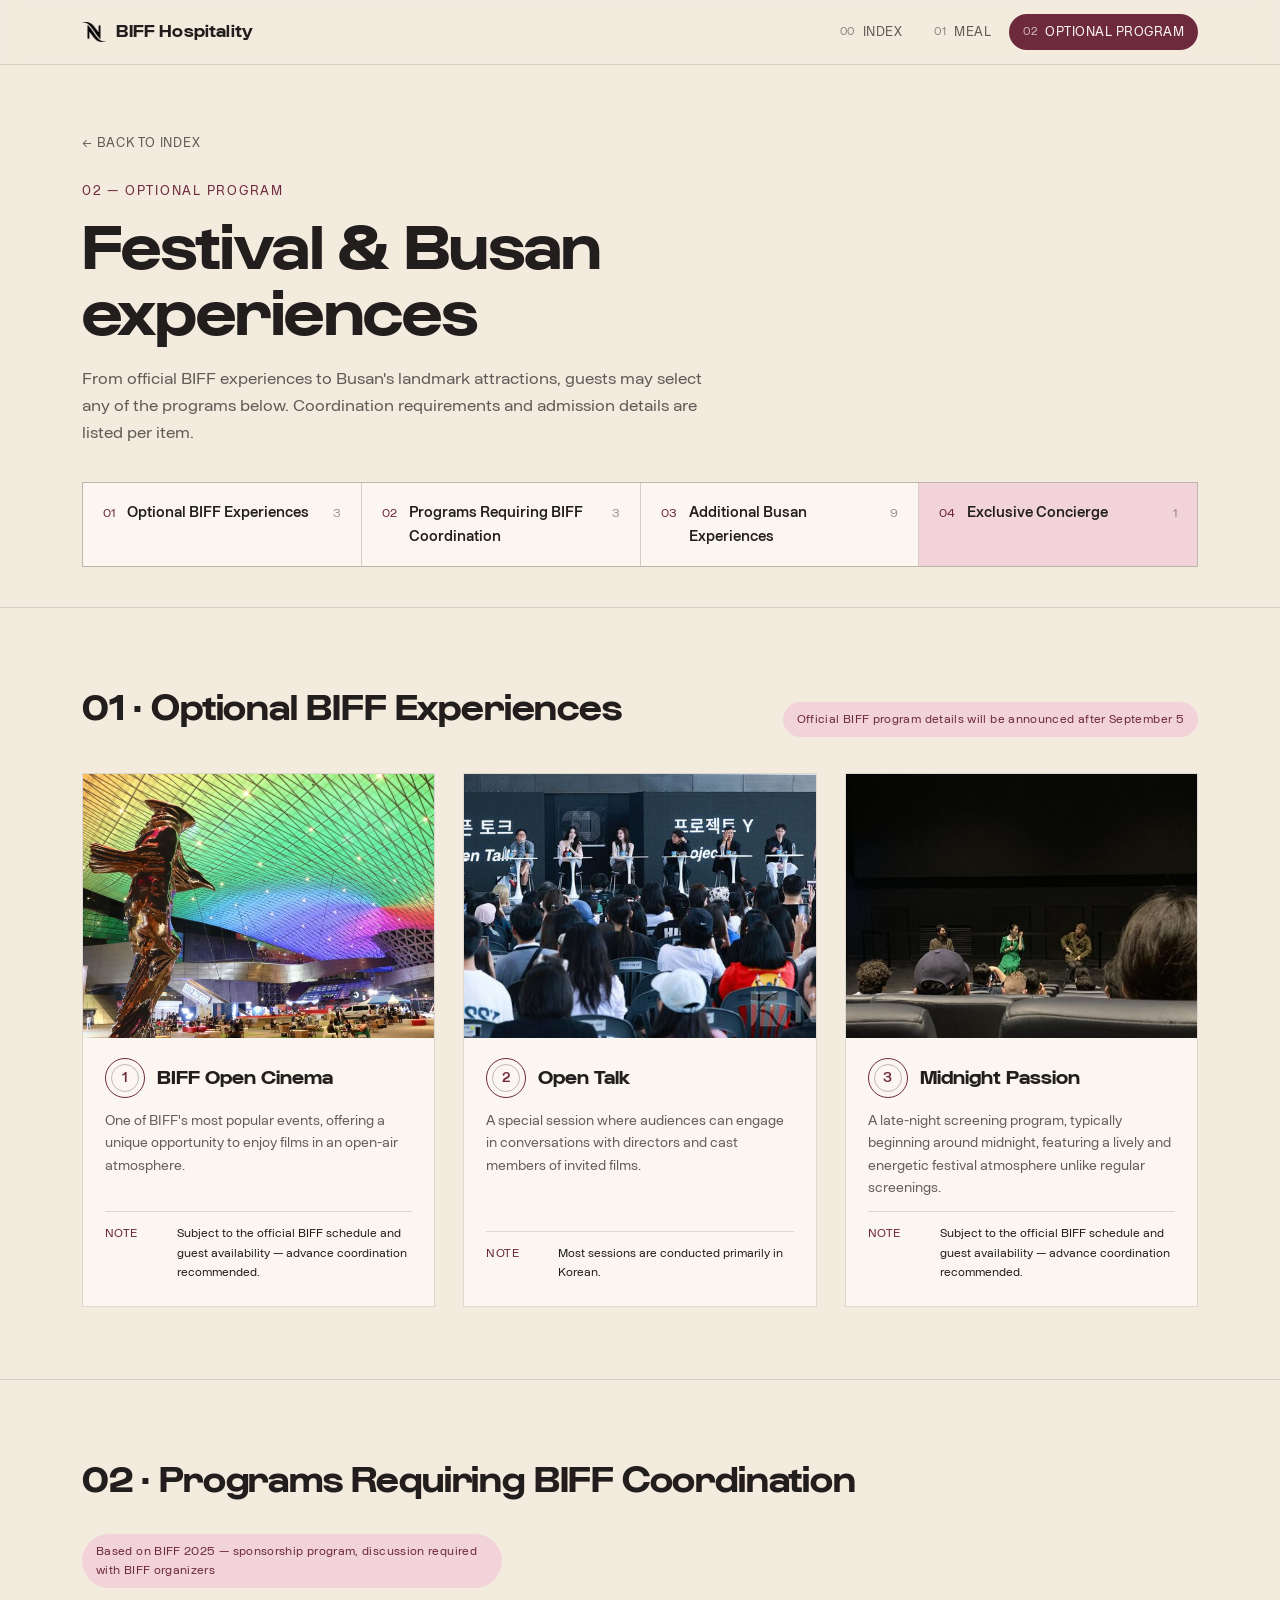
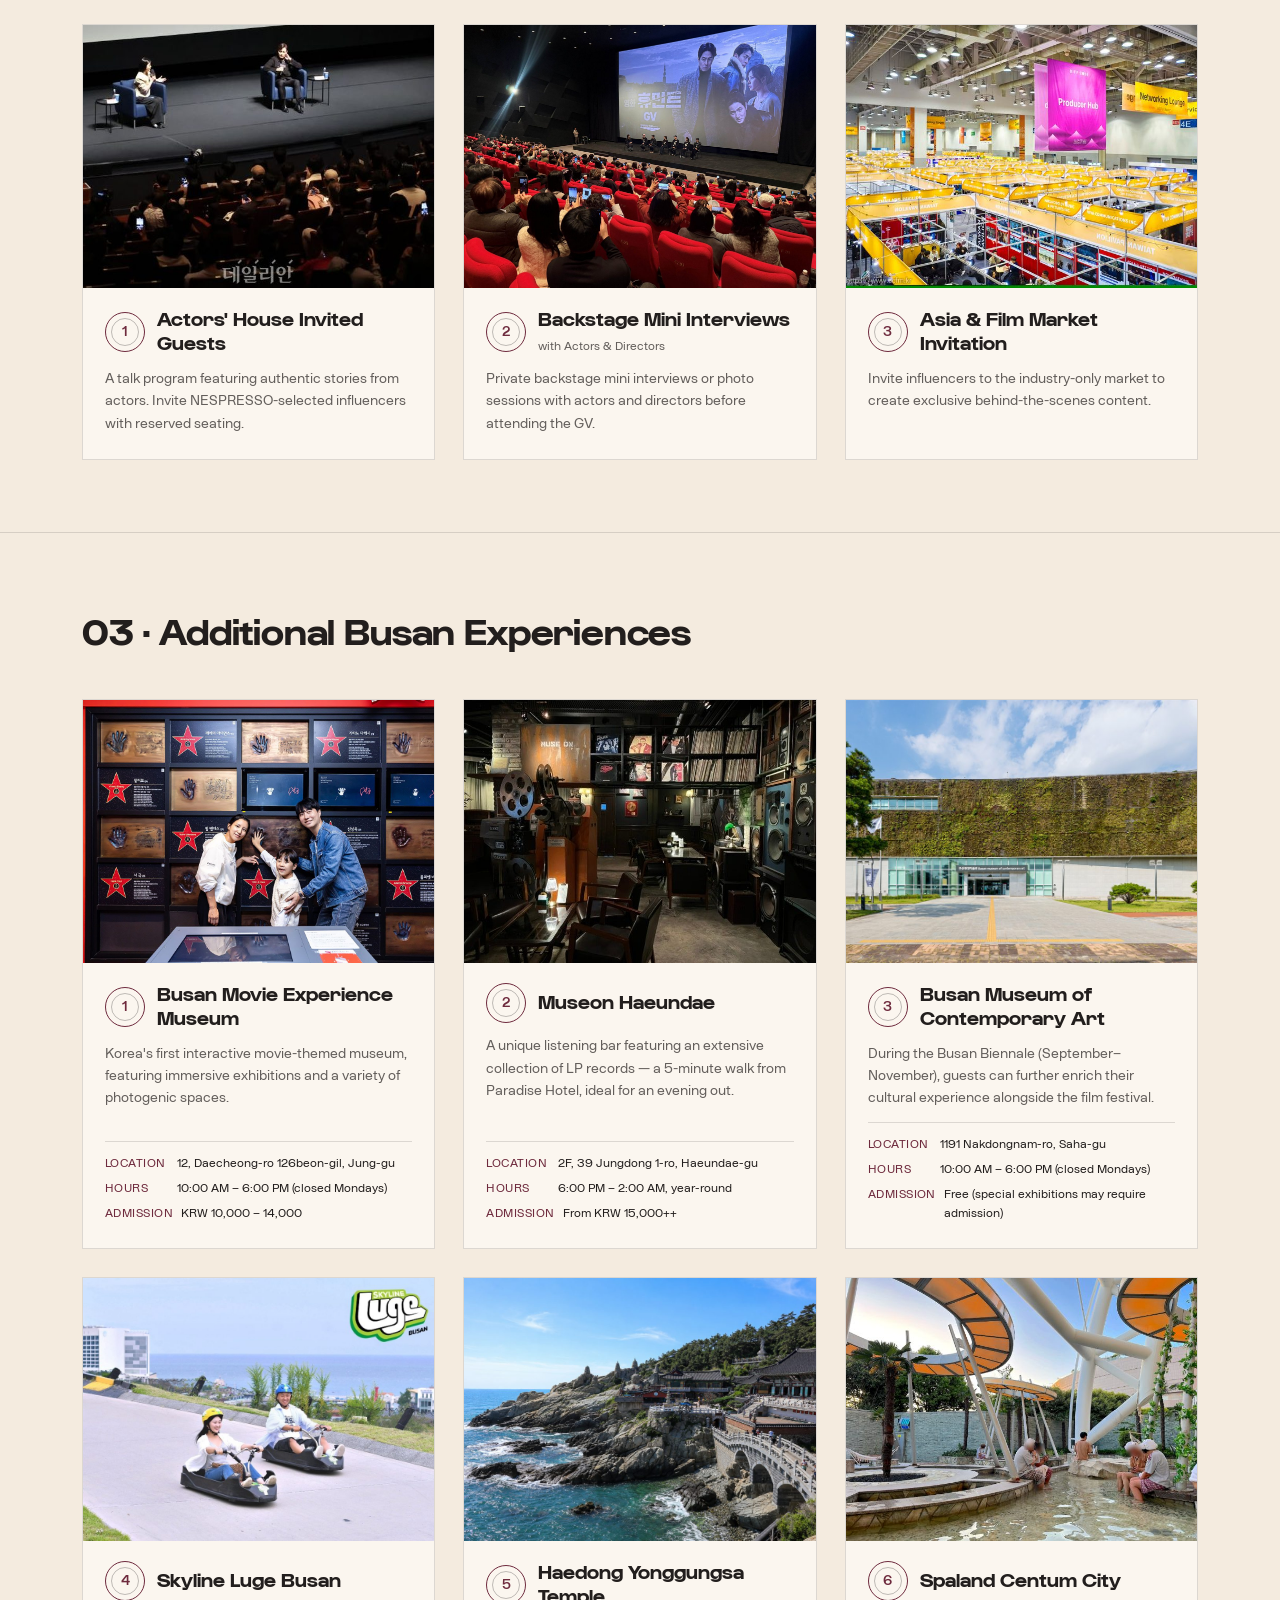
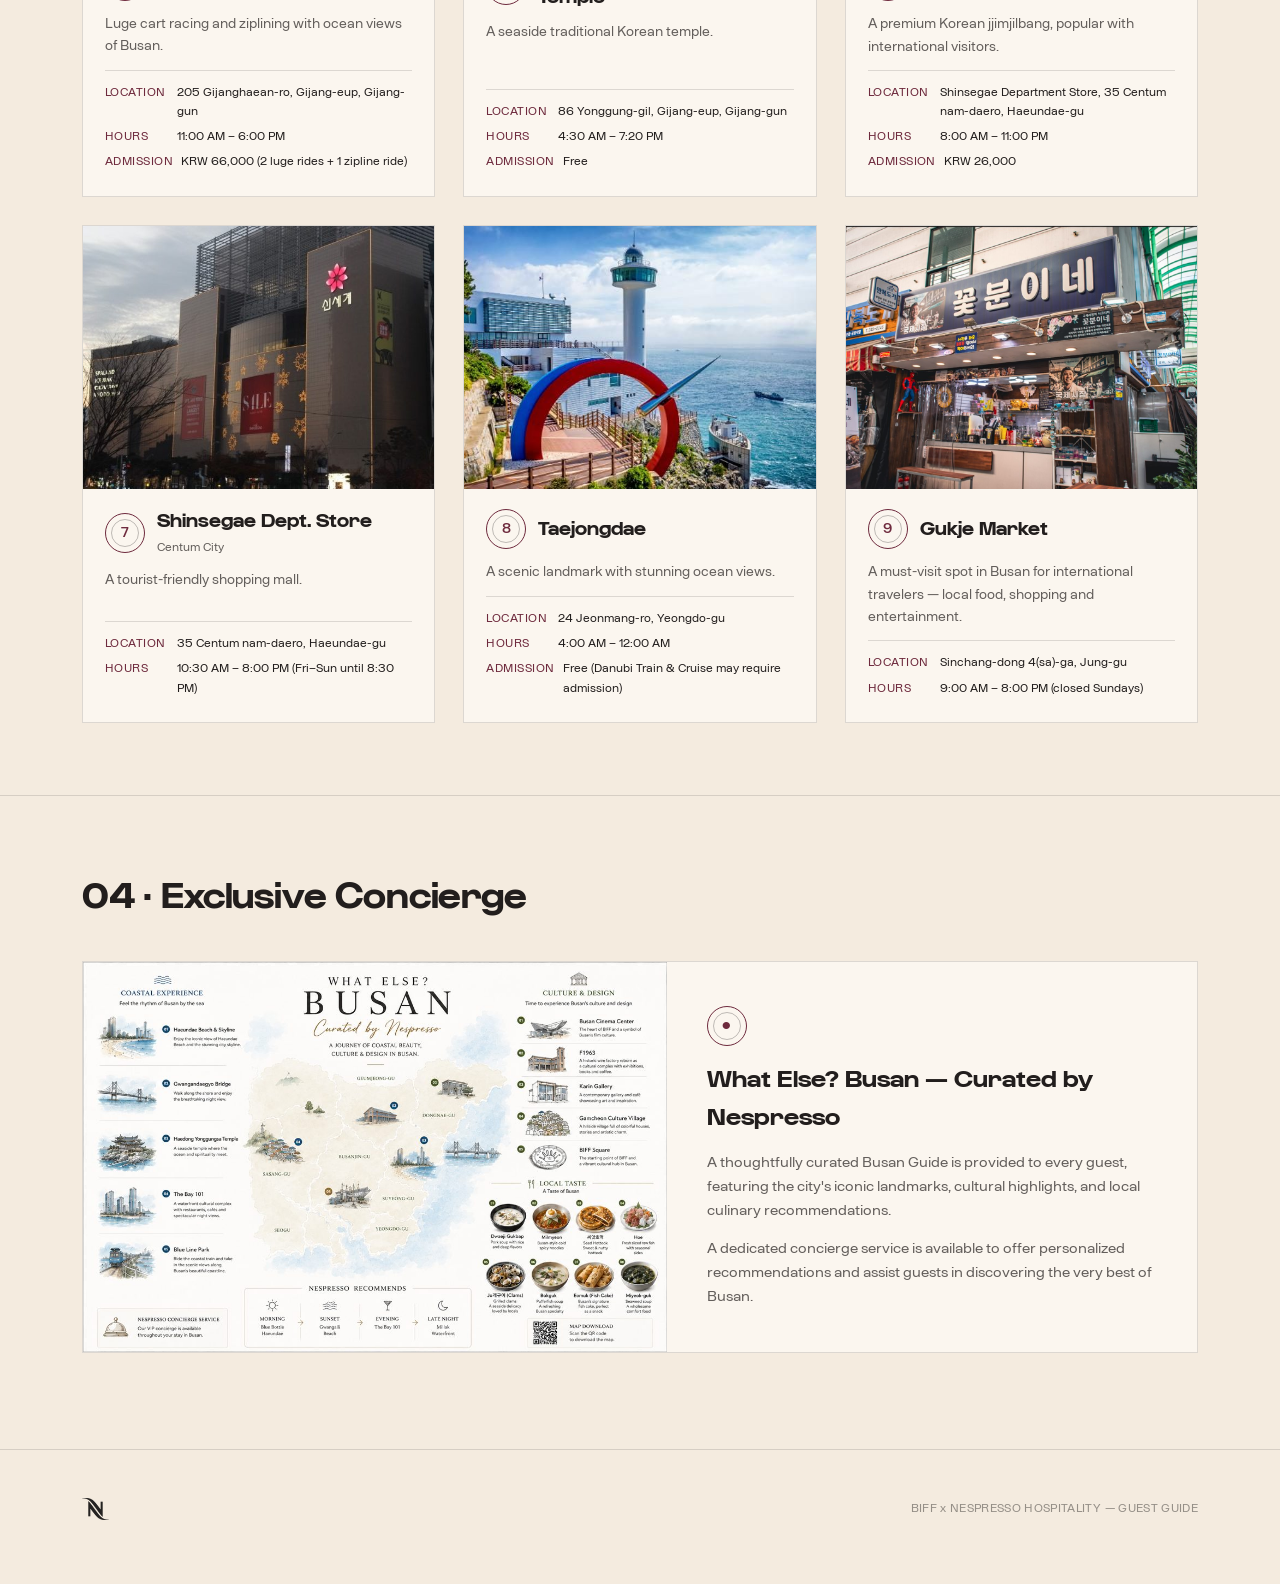
<file: optional-program.html>
<!DOCTYPE html>
<html lang="en">
<head>
<meta charset="UTF-8">
<meta name="viewport" content="width=device-width, initial-scale=1.0">
<title>Optional Program — BIFF x NESPRESSO Hospitality</title>
<meta name="description" content="BIFF experiences, coordinated festival programs, Busan tours, and concierge service for BIFF x NESPRESSO Hospitality guests.">

<!-- Link preview (KakaoTalk, Slack, iMessage, etc.) -->
<meta property="og:type" content="website">
<meta property="og:url" content="https://gdmc-global.github.io/BIFFxNespresso_test2/optional-program.html">
<meta property="og:title" content="Optional Program — BIFF x NESPRESSO Hospitality">
<meta property="og:description" content="BIFF experiences, coordinated festival programs, Busan tours & concierge — locations, hours and admission details.">
<meta property="og:image" content="https://gdmc-global.github.io/BIFFxNespresso_test2/og-image.jpg">
<meta property="og:image:width" content="1200">
<meta property="og:image:height" content="630">
<meta property="og:locale" content="ko_KR">
<meta name="twitter:card" content="summary_large_image">
<meta name="twitter:title" content="Optional Program — BIFF x NESPRESSO Hospitality">
<meta name="twitter:description" content="BIFF experiences, coordinated festival programs, Busan tours & concierge — locations, hours and admission details.">
<meta name="twitter:image" content="https://gdmc-global.github.io/BIFFxNespresso_test2/og-image.jpg">

<link rel="stylesheet" href="style.css">
</head>
<body>

<div class="sitebar">
  <div class="wrap sitebar__row">
    <a class="sitebar__brand" href="index.html">
      <img src="logo-dark.png" alt="Nespresso"> BIFF Hospitality
    </a>
    <nav class="sitebar__index" aria-label="Section index">
      <a href="index.html"><span class="idx-no">00</span> Index</a>
      <a href="meal.html"><span class="idx-no">01</span> Meal</a>
      <a href="optional-program.html" class="is-active"><span class="idx-no">02</span> Optional Program</a>
    </nav>
  </div>
</div>

<header class="page-hero">
  <div class="wrap">
    <a class="back-link" href="index.html">&#8592; Back to Index</a>
    <p class="eyebrow">02 — Optional Program</p>
    <h1>Festival &amp; Busan<br>experiences</h1>
    <p class="lede">From official BIFF experiences to Busan's landmark attractions, guests may select any of the programs below. Coordination requirements and admission details are listed per item.</p>

    <nav class="toc" aria-label="Optional program categories">
      <a href="#biff-experiences"><span class="toc-no">01</span><span class="toc-label">Optional BIFF Experiences</span><span class="toc-count">3</span></a>
      <a href="#biff-coordination"><span class="toc-no">02</span><span class="toc-label">Programs Requiring BIFF Coordination</span><span class="toc-count">3</span></a>
      <a href="#busan-experiences"><span class="toc-no">03</span><span class="toc-label">Additional Busan Experiences</span><span class="toc-count">9</span></a>
      <a href="#concierge"><span class="toc-no">04</span><span class="toc-label">Exclusive Concierge</span><span class="toc-count">1</span></a>
    </nav>
  </div>
</header>

<main>

  <!-- 01 — OPTIONAL BIFF EXPERIENCES -->
  <section class="category" id="biff-experiences">
    <div class="wrap">
      <div class="category__head">
        <h2>01 · Optional BIFF Experiences</h2>
        <span class="category__note">Official BIFF program details will be announced after September 5</span>
      </div>

      <div class="grid">

        <article class="card">
          <div class="card__media"><img src="biff-open-cinema.jpg" alt="BIFF Open Cinema outdoor screening"></div>
          <div class="card__body">
            <div class="card__title-row">
              <span class="capsule-index">1</span>
              <h3 class="card__title">BIFF Open Cinema</h3>
            </div>
            <p class="card__desc">One of BIFF's most popular events, offering a unique opportunity to enjoy films in an open-air atmosphere.</p>
            <div class="card__meta">
              <div><span class="k">Note</span><span class="v">Subject to the official BIFF schedule and guest availability — advance coordination recommended.</span></div>
            </div>
          </div>
        </article>

        <article class="card">
          <div class="card__media"><img src="open-talk.jpg" alt="BIFF Open Talk session with directors"></div>
          <div class="card__body">
            <div class="card__title-row">
              <span class="capsule-index">2</span>
              <h3 class="card__title">Open Talk</h3>
            </div>
            <p class="card__desc">A special session where audiences can engage in conversations with directors and cast members of invited films.</p>
            <div class="card__meta">
              <div><span class="k">Note</span><span class="v">Most sessions are conducted primarily in Korean.</span></div>
            </div>
          </div>
        </article>

        <article class="card">
          <div class="card__media"><img src="midnight-passion.jpg" alt="Midnight Passion late-night screening"></div>
          <div class="card__body">
            <div class="card__title-row">
              <span class="capsule-index">3</span>
              <h3 class="card__title">Midnight Passion</h3>
            </div>
            <p class="card__desc">A late-night screening program, typically beginning around midnight, featuring a lively and energetic festival atmosphere unlike regular screenings.</p>
            <div class="card__meta">
              <div><span class="k">Note</span><span class="v">Subject to the official BIFF schedule and guest availability — advance coordination recommended.</span></div>
            </div>
          </div>
        </article>

      </div>
    </div>
  </section>

  <!-- 02 — PROGRAMS REQUIRING BIFF COORDINATION -->
  <section class="category" id="biff-coordination">
    <div class="wrap">
      <div class="category__head">
        <h2>02 · Programs Requiring BIFF Coordination</h2>
        <span class="category__note">Based on BIFF 2025 — sponsorship program, discussion required with BIFF organizers</span>
      </div>

      <div class="grid">

        <article class="card">
          <div class="card__media"><img src="actors-house-invited-guests.jpg" alt="Actors' House Invited Guests talk program"></div>
          <div class="card__body">
            <div class="card__title-row">
              <span class="capsule-index">1</span>
              <h3 class="card__title">Actors' House Invited Guests</h3>
            </div>
            <p class="card__desc">A talk program featuring authentic stories from actors. Invite NESPRESSO-selected influencers with reserved seating.</p>
          </div>
        </article>

        <article class="card">
          <div class="card__media"><img src="backstage-mini-interviews.jpg" alt="Backstage mini interviews with actors and directors"></div>
          <div class="card__body">
            <div class="card__title-row">
              <span class="capsule-index">2</span>
              <h3 class="card__title">Backstage Mini Interviews<br><small style="font-family:var(--font-mono); font-weight:400; font-size:12px; color:var(--charcoal-70);">with Actors &amp; Directors</small></h3>
            </div>
            <p class="card__desc">Private backstage mini interviews or photo sessions with actors and directors before attending the GV.</p>
          </div>
        </article>

        <article class="card">
          <div class="card__media"><img src="asia-film-market-invitation.jpg" alt="Asia and Film Market Invitation"></div>
          <div class="card__body">
            <div class="card__title-row">
              <span class="capsule-index">3</span>
              <h3 class="card__title">Asia &amp; Film Market Invitation</h3>
            </div>
            <p class="card__desc">Invite influencers to the industry-only market to create exclusive behind-the-scenes content.</p>
          </div>
        </article>

      </div>
    </div>
  </section>

  <!-- 03 — ADDITIONAL BUSAN EXPERIENCES -->
  <section class="category" id="busan-experiences">
    <div class="wrap">
      <div class="category__head">
        <h2>03 · Additional Busan Experiences</h2>
      </div>

      <div class="grid">

        <article class="card">
          <div class="card__media"><img src="busan-movie-experience-museum.jpg" alt="Busan Movie Experience Museum interactive exhibit"></div>
          <div class="card__body">
            <div class="card__title-row">
              <span class="capsule-index">1</span>
              <h3 class="card__title">Busan Movie Experience Museum</h3>
            </div>
            <p class="card__desc">Korea's first interactive movie-themed museum, featuring immersive exhibitions and a variety of photogenic spaces.</p>
            <div class="card__meta">
              <div><span class="k">Location</span><span class="v">12, Daecheong-ro 126beon-gil, Jung-gu</span></div>
              <div><span class="k">Hours</span><span class="v">10:00 AM – 6:00 PM (closed Mondays)</span></div>
              <div><span class="k">Admission</span><span class="v">KRW 10,000 – 14,000</span></div>
            </div>
          </div>
        </article>

        <article class="card">
          <div class="card__media"><img src="museon-haeundae.jpg" alt="Museon Haeundae LP record listening bar"></div>
          <div class="card__body">
            <div class="card__title-row">
              <span class="capsule-index">2</span>
              <h3 class="card__title">Museon Haeundae</h3>
            </div>
            <p class="card__desc">A unique listening bar featuring an extensive collection of LP records — a 5-minute walk from Paradise Hotel, ideal for an evening out.</p>
            <div class="card__meta">
              <div><span class="k">Location</span><span class="v">2F, 39 Jungdong 1-ro, Haeundae-gu</span></div>
              <div><span class="k">Hours</span><span class="v">6:00 PM – 2:00 AM, year-round</span></div>
              <div><span class="k">Admission</span><span class="v">From KRW 15,000++</span></div>
            </div>
          </div>
        </article>

        <article class="card">
          <div class="card__media"><img src="busan-moca.jpg" alt="Busan Museum of Contemporary Art building"></div>
          <div class="card__body">
            <div class="card__title-row">
              <span class="capsule-index">3</span>
              <h3 class="card__title">Busan Museum of Contemporary Art</h3>
            </div>
            <p class="card__desc">During the Busan Biennale (September–November), guests can further enrich their cultural experience alongside the film festival.</p>
            <div class="card__meta">
              <div><span class="k">Location</span><span class="v">1191 Nakdongnam-ro, Saha-gu</span></div>
              <div><span class="k">Hours</span><span class="v">10:00 AM – 6:00 PM (closed Mondays)</span></div>
              <div><span class="k">Admission</span><span class="v">Free (special exhibitions may require admission)</span></div>
            </div>
          </div>
        </article>

        <article class="card">
          <div class="card__media"><img src="skyline-luge.jpg" alt="Skyline Luge Busan carts with ocean view"></div>
          <div class="card__body">
            <div class="card__title-row">
              <span class="capsule-index">4</span>
              <h3 class="card__title">Skyline Luge Busan</h3>
            </div>
            <p class="card__desc">Luge cart racing and ziplining with ocean views of Busan.</p>
            <div class="card__meta">
              <div><span class="k">Location</span><span class="v">205 Gijanghaean-ro, Gijang-eup, Gijang-gun</span></div>
              <div><span class="k">Hours</span><span class="v">11:00 AM – 6:00 PM</span></div>
              <div><span class="k">Admission</span><span class="v">KRW 66,000 (2 luge rides + 1 zipline ride)</span></div>
            </div>
          </div>
        </article>

        <article class="card">
          <div class="card__media"><img src="haedong-yonggungsa.jpg" alt="Haedong Yonggungsa seaside temple"></div>
          <div class="card__body">
            <div class="card__title-row">
              <span class="capsule-index">5</span>
              <h3 class="card__title">Haedong Yonggungsa Temple</h3>
            </div>
            <p class="card__desc">A seaside traditional Korean temple.</p>
            <div class="card__meta">
              <div><span class="k">Location</span><span class="v">86 Yonggung-gil, Gijang-eup, Gijang-gun</span></div>
              <div><span class="k">Hours</span><span class="v">4:30 AM – 7:20 PM</span></div>
              <div><span class="k">Admission</span><span class="v">Free</span></div>
            </div>
          </div>
        </article>

        <article class="card">
          <div class="card__media"><img src="spaland-centum-city.jpg" alt="Spaland Centum City jjimjilbang interior"></div>
          <div class="card__body">
            <div class="card__title-row">
              <span class="capsule-index">6</span>
              <h3 class="card__title">Spaland Centum City</h3>
            </div>
            <p class="card__desc">A premium Korean jjimjilbang, popular with international visitors.</p>
            <div class="card__meta">
              <div><span class="k">Location</span><span class="v">Shinsegae Department Store, 35 Centum nam-daero, Haeundae-gu</span></div>
              <div><span class="k">Hours</span><span class="v">8:00 AM – 11:00 PM</span></div>
              <div><span class="k">Admission</span><span class="v">KRW 26,000</span></div>
            </div>
          </div>
        </article>

        <article class="card">
          <div class="card__media"><img src="shinsegae-centum-city.jpg" alt="Shinsegae Department Store Centum City"></div>
          <div class="card__body">
            <div class="card__title-row">
              <span class="capsule-index">7</span>
              <h3 class="card__title">Shinsegae Dept. Store<br><small style="font-family:var(--font-mono); font-weight:400; font-size:12px; color:var(--charcoal-70);">Centum City</small></h3>
            </div>
            <p class="card__desc">A tourist-friendly shopping mall.</p>
            <div class="card__meta">
              <div><span class="k">Location</span><span class="v">35 Centum nam-daero, Haeundae-gu</span></div>
              <div><span class="k">Hours</span><span class="v">10:30 AM – 8:00 PM (Fri–Sun until 8:30 PM)</span></div>
            </div>
          </div>
        </article>

        <article class="card">
          <div class="card__media"><img src="taejongdae.jpg" alt="Taejongdae coastal cliffs and lighthouse"></div>
          <div class="card__body">
            <div class="card__title-row">
              <span class="capsule-index">8</span>
              <h3 class="card__title">Taejongdae</h3>
            </div>
            <p class="card__desc">A scenic landmark with stunning ocean views.</p>
            <div class="card__meta">
              <div><span class="k">Location</span><span class="v">24 Jeonmang-ro, Yeongdo-gu</span></div>
              <div><span class="k">Hours</span><span class="v">4:00 AM – 12:00 AM</span></div>
              <div><span class="k">Admission</span><span class="v">Free (Danubi Train &amp; Cruise may require admission)</span></div>
            </div>
          </div>
        </article>

        <article class="card">
          <div class="card__media"><img src="gukje-market.jpg" alt="Gukje Market street food and shopping"></div>
          <div class="card__body">
            <div class="card__title-row">
              <span class="capsule-index">9</span>
              <h3 class="card__title">Gukje Market</h3>
            </div>
            <p class="card__desc">A must-visit spot in Busan for international travelers — local food, shopping and entertainment.</p>
            <div class="card__meta">
              <div><span class="k">Location</span><span class="v">Sinchang-dong 4(sa)-ga, Jung-gu</span></div>
              <div><span class="k">Hours</span><span class="v">9:00 AM – 8:00 PM (closed Sundays)</span></div>
            </div>
          </div>
        </article>

      </div>
    </div>
  </section>

  <!-- 04 — EXCLUSIVE CONCIERGE -->
  <section class="category" id="concierge">
    <div class="wrap">
      <div class="category__head">
        <h2>04 · Exclusive Concierge</h2>
      </div>

      <div class="feature">
        <div class="feature__media"><img src="busan-guide-map.jpg" alt="Curated Busan guide map of landmarks and restaurants"></div>
        <div class="feature__body">
          <span class="capsule-index">&#9679;</span>
          <h3>What Else? Busan — Curated by Nespresso</h3>
          <p>A thoughtfully curated Busan Guide is provided to every guest, featuring the city's iconic landmarks, cultural highlights, and local culinary recommendations.</p>
          <p>A dedicated concierge service is available to offer personalized recommendations and assist guests in discovering the very best of Busan.</p>
        </div>
      </div>
    </div>
  </section>

</main>

<footer class="sitefoot">
  <div class="wrap sitefoot__row">
    <img src="logo-dark.png" alt="Nespresso">
    <small>BIFF x NESPRESSO HOSPITALITY — GUEST GUIDE</small>
  </div>
</footer>

<script src="main.js"></script>
</body>
</html>
</file>
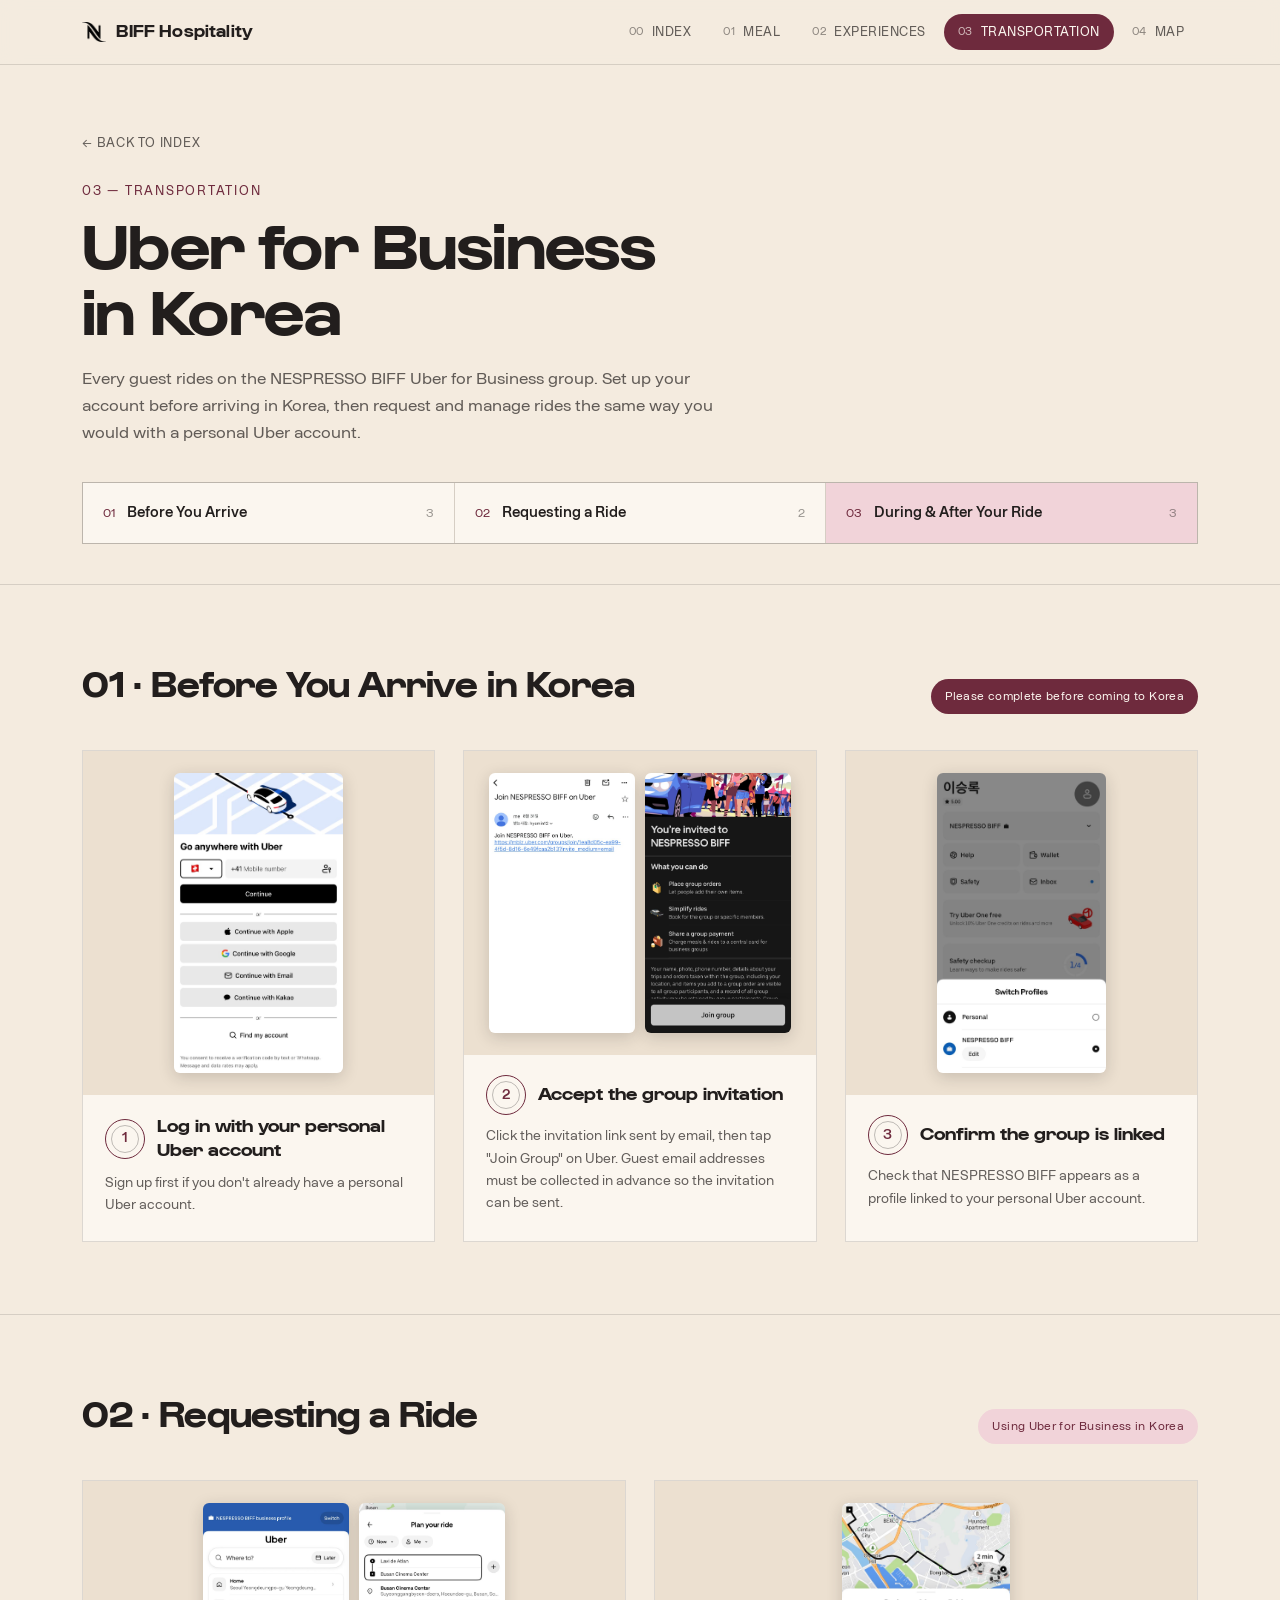
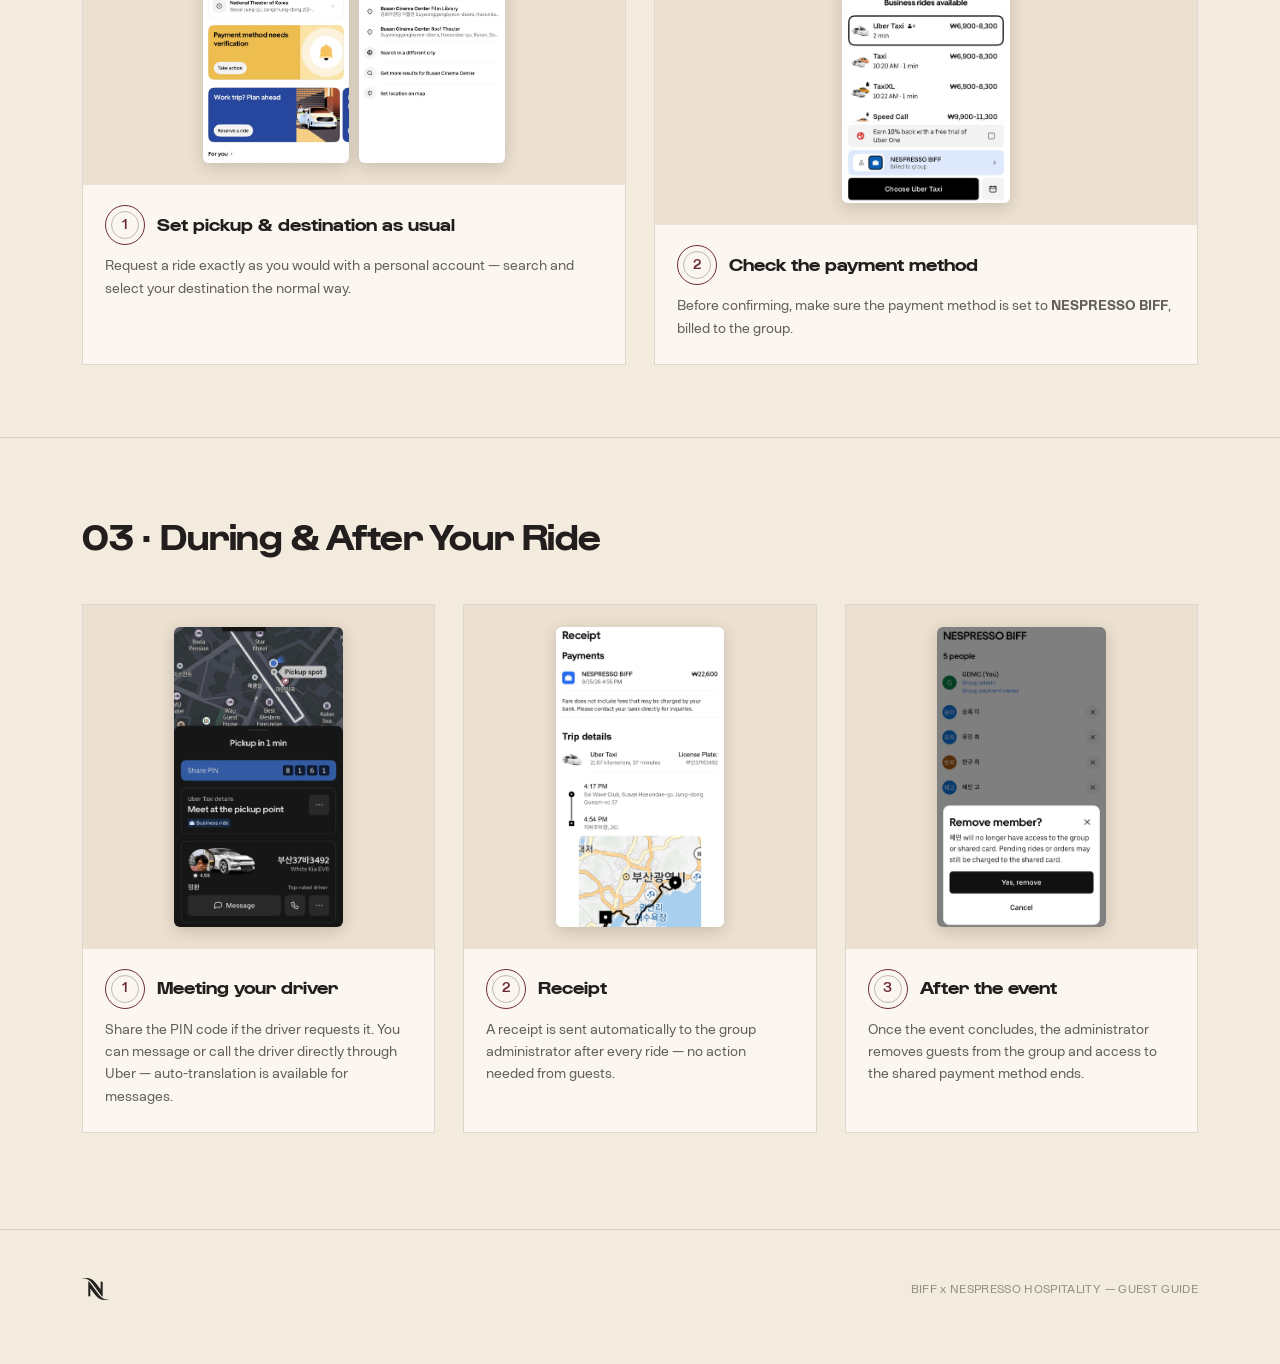
<file: transportation.html>
<!DOCTYPE html>
<html lang="en">
<head>
<meta charset="UTF-8">
<meta name="viewport" content="width=device-width, initial-scale=1.0">
<title>Transportation — BIFF x NESPRESSO Hospitality</title>
<meta name="description" content="How to set up and use Uber for Business in Korea for BIFF x NESPRESSO Hospitality guests.">

<!-- Link preview (KakaoTalk, Slack, iMessage, etc.) -->
<meta property="og:type" content="website">
<meta property="og:url" content="https://gdmc-global.github.io/BIFFxNespresso_Hospitality/transportation.html">
<meta property="og:title" content="Transportation — BIFF x NESPRESSO Hospitality">
<meta property="og:description" content="Step-by-step guide to setting up and using Uber for Business in Korea.">
<meta property="og:image" content="https://gdmc-global.github.io/BIFFxNespresso_Hospitality/og-image.jpg">
<meta property="og:image:width" content="1200">
<meta property="og:image:height" content="630">
<meta property="og:locale" content="ko_KR">
<meta name="twitter:card" content="summary_large_image">
<meta name="twitter:title" content="Transportation — BIFF x NESPRESSO Hospitality">
<meta name="twitter:description" content="Step-by-step guide to setting up and using Uber for Business in Korea.">
<meta name="twitter:image" content="https://gdmc-global.github.io/BIFFxNespresso_Hospitality/og-image.jpg">

<link rel="stylesheet" href="style.css">
</head>
<body>

<div class="sitebar">
  <div class="wrap sitebar__row">
    <a class="sitebar__brand" href="index.html">
      <img src="logo-dark.png" alt="Nespresso"> BIFF Hospitality
    </a>
    <nav class="sitebar__index" aria-label="Section index">
      <a href="index.html"><span class="idx-no">00</span> Index</a>
      <a href="meal.html"><span class="idx-no">01</span> Meal</a>
      <a href="experiences.html"><span class="idx-no">02</span> Experiences</a>
      <a href="transportation.html" class="is-active"><span class="idx-no">03</span> Transportation</a>
      <a href="map.html"><span class="idx-no">04</span> Map</a>
    </nav>
  </div>
</div>

<header class="page-hero">
  <div class="wrap">
    <a class="back-link" href="index.html">&#8592; Back to Index</a>
    <p class="eyebrow">03 — Transportation</p>
    <h1>Uber for Business<br>in Korea</h1>
    <p class="lede">Every guest rides on the NESPRESSO BIFF Uber for Business group. Set up your account before arriving in Korea, then request and manage rides the same way you would with a personal Uber account.</p>

    <nav class="toc" aria-label="Transportation guide sections">
      <a href="#before-arrival"><span class="toc-no">01</span><span class="toc-label">Before You Arrive</span><span class="toc-count">3</span></a>
      <a href="#requesting-a-ride"><span class="toc-no">02</span><span class="toc-label">Requesting a Ride</span><span class="toc-count">2</span></a>
      <a href="#during-after"><span class="toc-no">03</span><span class="toc-label">During &amp; After Your Ride</span><span class="toc-count">3</span></a>
    </nav>
  </div>
</header>

<main>

  <!-- 01 — BEFORE YOU ARRIVE -->
  <section class="category" id="before-arrival">
    <div class="wrap">
      <div class="category__head">
        <h2>01 · Before You Arrive in Korea</h2>
        <span class="category__note category__note--urgent">Please complete before coming to Korea</span>
      </div>

      <div class="steps-grid">

        <article class="step-card">
          <div class="step-shots step-shots--single">
            <img src="uber-step1-login.jpg" alt="Uber app login screen">
          </div>
          <div class="step-card__body">
            <div class="step-card__title-row">
              <span class="capsule-index">1</span>
              <h3 class="step-card__title">Log in with your personal Uber account</h3>
            </div>
            <p class="step-card__desc">Sign up first if you don't already have a personal Uber account.</p>
          </div>
        </article>

        <article class="step-card">
          <div class="step-shots">
            <img src="uber-step2-email-invite.jpg" alt="Join NESPRESSO BIFF on Uber email invitation">
            <img src="uber-step2-join-group.jpg" alt="You're invited to NESPRESSO BIFF — Join group screen">
          </div>
          <div class="step-card__body">
            <div class="step-card__title-row">
              <span class="capsule-index">2</span>
              <h3 class="step-card__title">Accept the group invitation</h3>
            </div>
            <p class="step-card__desc">Click the invitation link sent by email, then tap "Join Group" on Uber. Guest email addresses must be collected in advance so the invitation can be sent.</p>
          </div>
        </article>

        <article class="step-card">
          <div class="step-shots step-shots--single">
            <img src="uber-step3-profile-linked.jpg" alt="Switch Profiles screen showing NESPRESSO BIFF linked">
          </div>
          <div class="step-card__body">
            <div class="step-card__title-row">
              <span class="capsule-index">3</span>
              <h3 class="step-card__title">Confirm the group is linked</h3>
            </div>
            <p class="step-card__desc">Check that NESPRESSO BIFF appears as a profile linked to your personal Uber account.</p>
          </div>
        </article>

      </div>
    </div>
  </section>

  <!-- 02 — REQUESTING A RIDE -->
  <section class="category" id="requesting-a-ride">
    <div class="wrap">
      <div class="category__head">
        <h2>02 · Requesting a Ride</h2>
        <span class="category__note">Using Uber for Business in Korea</span>
      </div>

      <div class="steps-grid steps-grid--2">

        <article class="step-card">
          <div class="step-shots">
            <img src="uber-step4-search.jpg" alt="NESPRESSO BIFF business profile home screen">
            <img src="uber-step4-plan-ride.jpg" alt="Plan your ride — set pickup and destination">
          </div>
          <div class="step-card__body">
            <div class="step-card__title-row">
              <span class="capsule-index">1</span>
              <h3 class="step-card__title">Set pickup &amp; destination as usual</h3>
            </div>
            <p class="step-card__desc">Request a ride exactly as you would with a personal account — search and select your destination the normal way.</p>
          </div>
        </article>

        <article class="step-card">
          <div class="step-shots step-shots--single">
            <img src="uber-step5-payment.jpg" alt="Business rides available with NESPRESSO BIFF payment method">
          </div>
          <div class="step-card__body">
            <div class="step-card__title-row">
              <span class="capsule-index">2</span>
              <h3 class="step-card__title">Check the payment method</h3>
            </div>
            <p class="step-card__desc">Before confirming, make sure the payment method is set to <strong>NESPRESSO BIFF</strong>, billed to the group.</p>
          </div>
        </article>

      </div>
    </div>
  </section>

  <!-- 03 — DURING & AFTER YOUR RIDE -->
  <section class="category" id="during-after">
    <div class="wrap">
      <div class="category__head">
        <h2>03 · During &amp; After Your Ride</h2>
      </div>

      <div class="steps-grid">

        <article class="step-card">
          <div class="step-shots step-shots--single">
            <img src="uber-step6-pin.jpg" alt="Pickup PIN and driver details screen">
          </div>
          <div class="step-card__body">
            <div class="step-card__title-row">
              <span class="capsule-index">1</span>
              <h3 class="step-card__title">Meeting your driver</h3>
            </div>
            <p class="step-card__desc">Share the PIN code if the driver requests it. You can message or call the driver directly through Uber — auto-translation is available for messages.</p>
          </div>
        </article>

        <article class="step-card">
          <div class="step-shots step-shots--single">
            <img src="uber-step7-receipt.jpg" alt="Uber ride receipt billed to NESPRESSO BIFF">
          </div>
          <div class="step-card__body">
            <div class="step-card__title-row">
              <span class="capsule-index">2</span>
              <h3 class="step-card__title">Receipt</h3>
            </div>
            <p class="step-card__desc">A receipt is sent automatically to the group administrator after every ride — no action needed from guests.</p>
          </div>
        </article>

        <article class="step-card">
          <div class="step-shots step-shots--single">
            <img src="uber-step8-remove-member.jpg" alt="NESPRESSO BIFF group member removal screen">
          </div>
          <div class="step-card__body">
            <div class="step-card__title-row">
              <span class="capsule-index">3</span>
              <h3 class="step-card__title">After the event</h3>
            </div>
            <p class="step-card__desc">Once the event concludes, the administrator removes guests from the group and access to the shared payment method ends.</p>
          </div>
        </article>

      </div>
    </div>
  </section>

</main>

<footer class="sitefoot">
  <div class="wrap sitefoot__row">
    <img src="logo-dark.png" alt="Nespresso">
    <small>BIFF x NESPRESSO HOSPITALITY — GUEST GUIDE</small>
  </div>
</footer>

<script src="main.js"></script>
</body>
</html>
</file>
<file: style.css>
/* =========================================================
   BIFF x NESPRESSO HOSPITALITY — shared design system
   Palette drawn from the campaign photography (device rose,
   berry, near-black) and the concierge-dossier cream used
   across the original hospitality deck.
   ========================================================= */

/* ---------------------------------------------------------
   ICONESSO — brand typeface (local files, no external CDN)
   --------------------------------------------------------- */
@font-face {
  font-family: "ICONESSO Display";
  src: url("ICONESSODisplay-Light.woff2") format("woff2");
  font-weight: 300;
  font-style: normal;
  font-display: swap;
}
@font-face {
  font-family: "ICONESSO Display";
  src: url("ICONESSODisplay-Regular.woff2") format("woff2");
  font-weight: 400;
  font-style: normal;
  font-display: swap;
}
@font-face {
  font-family: "ICONESSO Display";
  src: url("ICONESSODisplay-Bold.woff2") format("woff2");
  font-weight: 700;
  font-style: normal;
  font-display: swap;
}

@font-face {
  font-family: "ICONESSO Text";
  src: url("ICONESSOText-Thin.woff2") format("woff2");
  font-weight: 100;
  font-style: normal;
  font-display: swap;
}
@font-face {
  font-family: "ICONESSO Text";
  src: url("ICONESSOText-ThinItalic.woff2") format("woff2");
  font-weight: 100;
  font-style: italic;
  font-display: swap;
}
@font-face {
  font-family: "ICONESSO Text";
  src: url("ICONESSOText-Light.woff2") format("woff2");
  font-weight: 300;
  font-style: normal;
  font-display: swap;
}
@font-face {
  font-family: "ICONESSO Text";
  src: url("ICONESSOText-LightItalic.woff2") format("woff2");
  font-weight: 300;
  font-style: italic;
  font-display: swap;
}
@font-face {
  font-family: "ICONESSO Text";
  src: url("ICONESSOText-Regular.woff2") format("woff2");
  font-weight: 400;
  font-style: normal;
  font-display: swap;
}
@font-face {
  font-family: "ICONESSO Text";
  src: url("ICONESSOText-Italic.woff2") format("woff2");
  font-weight: 400;
  font-style: italic;
  font-display: swap;
}
@font-face {
  font-family: "ICONESSO Text";
  src: url("ICONESSOText-Medium.woff2") format("woff2");
  font-weight: 500;
  font-style: normal;
  font-display: swap;
}
@font-face {
  font-family: "ICONESSO Text";
  src: url("ICONESSOText-MediumItalic.woff2") format("woff2");
  font-weight: 500;
  font-style: italic;
  font-display: swap;
}
@font-face {
  font-family: "ICONESSO Text";
  src: url("ICONESSOText-Bold.woff2") format("woff2");
  font-weight: 700;
  font-style: normal;
  font-display: swap;
}
@font-face {
  font-family: "ICONESSO Text";
  src: url("ICONESSOText-BoldItalic.woff2") format("woff2");
  font-weight: 700;
  font-style: italic;
  font-display: swap;
}

:root {
  --cream:        #F4EBDF;
  --cream-dim:    #ECE0D0;
  --paper:        #FBF6EF;
  --charcoal:     #221E1D;
  --charcoal-70:  rgba(34, 30, 29, 0.7);
  --charcoal-45:  rgba(34, 30, 29, 0.45);
  --wine:         #6E2A3D;
  --wine-dark:    #4E1E2C;
  --blush:        #E7B7C2;
  --blush-soft:   #F1D3D9;
  --gold:         #AD8955;
  --line:         rgba(34, 30, 29, 0.14);
  --line-strong:  rgba(34, 30, 29, 0.28);

  --font-display: "ICONESSO Display", "Noto Sans KR", sans-serif;
  --font-body:    "ICONESSO Text", "Noto Sans KR", sans-serif;
  --font-mono:    "ICONESSO Text", "Noto Sans KR", sans-serif;

  --container: 1180px;
  --radius: 2px;
}

* { box-sizing: border-box; }

html {
  scroll-behavior: smooth;
}

@media (prefers-reduced-motion: reduce) {
  html { scroll-behavior: auto; }
  * { animation-duration: 0.001ms !important; animation-iteration-count: 1 !important; transition-duration: 0.001ms !important; }
}

body {
  margin: 0;
  background: var(--cream);
  color: var(--charcoal);
  font-family: var(--font-body);
  font-size: 16px;
  line-height: 1.6;
  -webkit-font-smoothing: antialiased;
}

a { color: inherit; }

img { max-width: 100%; display: block; }

.wrap {
  max-width: var(--container);
  margin: 0 auto;
  padding: 0 32px;
}

@media (max-width: 640px) {
  .wrap { padding: 0 20px; }
}

/* ---------------------------------------------------------
   Focus states — visible everywhere, styled to match brand
   --------------------------------------------------------- */
a:focus-visible,
button:focus-visible,
[tabindex]:focus-visible {
  outline: 2px solid var(--wine);
  outline-offset: 3px;
}

/* ---------------------------------------------------------
   Top index bar (present on every page)
   --------------------------------------------------------- */
.sitebar {
  position: sticky;
  top: 0;
  z-index: 40;
  background: rgba(244, 235, 223, 0.92);
  backdrop-filter: blur(10px);
  border-bottom: 1px solid var(--line);
}

.sitebar__row {
  display: flex;
  align-items: center;
  justify-content: space-between;
  height: 64px;
  gap: 24px;
}

.sitebar__brand {
  display: flex;
  align-items: center;
  gap: 10px;
  text-decoration: none;
  font-family: var(--font-display);
  font-weight: 700;
  font-size: 17px;
  letter-spacing: 0.01em;
  color: var(--charcoal);
  white-space: nowrap;
}

.sitebar__brand img { height: 20px; width: auto; }

.sitebar__index {
  display: flex;
  align-items: center;
  gap: 4px;
  overflow-x: auto;
  scrollbar-width: none;
  font-family: var(--font-mono);
}
.sitebar__index::-webkit-scrollbar { display: none; }

.sitebar__index a {
  display: inline-flex;
  align-items: center;
  gap: 8px;
  padding: 8px 14px;
  font-size: 12.5px;
  letter-spacing: 0.04em;
  text-transform: uppercase;
  text-decoration: none;
  color: var(--charcoal-70);
  border-radius: 999px;
  white-space: nowrap;
  transition: background 0.15s ease, color 0.15s ease;
}
.sitebar__index a:hover { background: var(--blush-soft); color: var(--charcoal); }
.sitebar__index a.is-active { background: var(--wine); color: var(--paper); }
.sitebar__index .idx-no {
  font-size: 10.5px;
  opacity: 0.7;
}

/* ---------------------------------------------------------
   Buttons / tickets
   --------------------------------------------------------- */
.btn {
  display: inline-flex;
  align-items: center;
  gap: 10px;
  padding: 15px 28px;
  border-radius: 999px;
  border: 1px solid var(--charcoal);
  background: transparent;
  color: var(--charcoal);
  font-family: var(--font-mono);
  font-size: 13px;
  letter-spacing: 0.08em;
  text-transform: uppercase;
  text-decoration: none;
  cursor: pointer;
  transition: background 0.18s ease, color 0.18s ease, transform 0.18s ease;
}
.btn:hover { background: var(--charcoal); color: var(--cream); transform: translateY(-1px); }
.btn--primary { background: var(--wine); border-color: var(--wine); color: var(--paper); }
.btn--primary:hover { background: var(--wine-dark); border-color: var(--wine-dark); color: var(--paper); }

/* ---------------------------------------------------------
   Index number badge — the signature motif.
   A capsule-ring numeral used everywhere an item is literally
   numbered in the source material (guests choose by number).
   --------------------------------------------------------- */
.capsule-index {
  --size: 40px;
  width: var(--size);
  height: var(--size);
  min-width: var(--size);
  border-radius: 50%;
  border: 1.5px solid var(--wine);
  display: inline-flex;
  align-items: center;
  justify-content: center;
  font-family: var(--font-mono);
  font-size: 14px;
  font-weight: 500;
  color: var(--wine);
  background: var(--paper);
  position: relative;
}
.capsule-index::after {
  content: "";
  position: absolute;
  inset: 5px;
  border-radius: 50%;
  border: 1px solid var(--line-strong);
}

/* ---------------------------------------------------------
   Section scaffolding shared by meal.html / optional-program.html
   --------------------------------------------------------- */
.page-hero {
  padding: 64px 0 40px;
  border-bottom: 1px solid var(--line);
}

.page-hero .eyebrow {
  font-family: var(--font-mono);
  font-size: 12.5px;
  letter-spacing: 0.14em;
  text-transform: uppercase;
  color: var(--wine);
  margin: 0 0 14px;
}

.page-hero h1 {
  font-family: var(--font-display);
  font-weight: 700;
  font-size: clamp(38px, 6vw, 64px);
  line-height: 1.03;
  margin: 0 0 18px;
  letter-spacing: -0.01em;
}

.page-hero p.lede {
  max-width: 640px;
  font-size: 17px;
  color: var(--charcoal-70);
  margin: 0;
}

.back-link {
  display: inline-flex;
  align-items: center;
  gap: 8px;
  font-family: var(--font-mono);
  font-size: 12.5px;
  letter-spacing: 0.06em;
  text-transform: uppercase;
  text-decoration: none;
  color: var(--charcoal-70);
  margin-bottom: 28px;
}
.back-link:hover { color: var(--wine); }

/* Table-of-contents block beneath each page hero */
.toc {
  display: grid;
  grid-template-columns: repeat(auto-fit, minmax(200px, 1fr));
  gap: 1px;
  background: var(--line);
  border: 1px solid var(--line);
  margin-top: 36px;
}
.toc a {
  background: var(--paper);
  padding: 18px 20px;
  text-decoration: none;
  color: var(--charcoal);
  display: flex;
  align-items: baseline;
  gap: 12px;
  transition: background 0.15s ease;
}
.toc a:hover { background: var(--blush-soft); }
.toc .toc-no {
  font-family: var(--font-mono);
  font-size: 12px;
  color: var(--wine);
}
.toc .toc-label {
  font-size: 14.5px;
  font-weight: 500;
}
.toc .toc-count {
  margin-left: auto;
  font-family: var(--font-mono);
  font-size: 11.5px;
  color: var(--charcoal-45);
}

/* Category section */
.category {
  padding: 72px 0;
  border-bottom: 1px solid var(--line);
  scroll-margin-top: 84px;
}
.category:last-of-type { border-bottom: none; }

.category__head {
  display: flex;
  align-items: flex-end;
  justify-content: space-between;
  gap: 24px;
  margin-bottom: 36px;
  flex-wrap: wrap;
}

.category__head h2 {
  font-family: var(--font-display);
  font-weight: 700;
  font-size: clamp(26px, 3.4vw, 36px);
  margin: 0;
  letter-spacing: -0.005em;
}

.category__note {
  font-family: var(--font-mono);
  font-size: 12px;
  letter-spacing: 0.03em;
  color: var(--wine);
  background: var(--blush-soft);
  padding: 8px 14px;
  border-radius: 999px;
  max-width: 420px;
}

.category__sub {
  font-size: 15px;
  color: var(--charcoal-70);
  margin: -24px 0 32px;
}

/* Item grid + card */
.grid {
  display: grid;
  grid-template-columns: repeat(3, 1fr);
  gap: 28px;
}
.grid.grid--2 { grid-template-columns: repeat(2, 1fr); }
@media (max-width: 900px) {
  .grid, .grid.grid--2 { grid-template-columns: repeat(2, 1fr); }
}
@media (max-width: 640px) {
  .grid, .grid.grid--2 { grid-template-columns: 1fr; }
}

.card {
  background: var(--paper);
  border: 1px solid var(--line);
  display: flex;
  flex-direction: column;
  text-decoration: none;
  color: inherit;
  transition: border-color 0.18s ease, transform 0.18s ease, box-shadow 0.18s ease;
}
a.card:hover {
  border-color: var(--wine);
  transform: translateY(-2px);
  box-shadow: 0 8px 20px rgba(34, 30, 29, 0.12);
}
a.card:hover .card__gmaps { color: var(--wine-dark); }

.card__gmaps {
  margin-top: 4px;
  font-family: var(--font-mono);
  font-size: 11.5px;
  letter-spacing: 0.03em;
  text-transform: uppercase;
  color: var(--wine);
  display: inline-flex;
  align-items: center;
  gap: 5px;
  transition: color 0.15s ease;
}

.card__media {
  aspect-ratio: 4 / 3;
  overflow: hidden;
  background: var(--cream-dim);
}
.card__media img {
  width: 100%;
  height: 100%;
  object-fit: cover;
}

.card__body {
  padding: 20px 22px 24px;
  display: flex;
  flex-direction: column;
  gap: 12px;
  flex: 1;
}

.card__title-row {
  display: flex;
  align-items: center;
  gap: 12px;
}

.card__title {
  font-family: var(--font-display);
  font-weight: 700;
  font-size: 19px;
  line-height: 1.25;
  margin: 0;
}

.card__desc {
  font-size: 14px;
  color: var(--charcoal-70);
  margin: 0;
}

.card__meta {
  margin-top: auto;
  padding-top: 12px;
  border-top: 1px solid var(--line);
  display: flex;
  flex-direction: column;
  gap: 6px;
  font-family: var(--font-mono);
  font-size: 12px;
  color: var(--charcoal-70);
}
.card__meta div { display: flex; gap: 8px; }
.card__meta .k {
  color: var(--wine);
  min-width: 64px;
  text-transform: uppercase;
  letter-spacing: 0.04em;
  flex-shrink: 0;
}
.card__meta .v { color: var(--charcoal); }

.card__flag {
  display: inline-block;
  align-self: flex-start;
  font-family: var(--font-mono);
  font-size: 10.5px;
  letter-spacing: 0.04em;
  text-transform: uppercase;
  color: var(--wine-dark);
  background: var(--blush-soft);
  padding: 4px 9px;
  border-radius: 999px;
}

/* Single wide feature card (concierge, hosted meal) */
.feature {
  display: grid;
  grid-template-columns: 1.1fr 1fr;
  gap: 0;
  border: 1px solid var(--line);
  background: var(--paper);
}
.feature__media { overflow: hidden; background: var(--cream-dim); min-height: 280px; }
.feature__media img { width: 100%; height: 100%; object-fit: cover; }
.feature__body { padding: 40px; display: flex; flex-direction: column; justify-content: center; gap: 14px; }
.feature__body h3 { font-family: var(--font-display); font-size: 24px; margin: 0; }
.feature__body p { margin: 0; color: var(--charcoal-70); font-size: 15px; }
@media (max-width: 760px) {
  .feature { grid-template-columns: 1fr; }
  .feature__media { min-height: 220px; }
}

/* Footer */
.sitefoot {
  padding: 48px 0 64px;
  border-top: 1px solid var(--line);
  margin-top: 24px;
}
.sitefoot__row {
  display: flex;
  justify-content: space-between;
  align-items: center;
  flex-wrap: wrap;
  gap: 16px;
}
.sitefoot img { height: 22px; width: auto; opacity: 0.85; }
.sitefoot small {
  font-family: var(--font-mono);
  font-size: 11.5px;
  color: var(--charcoal-45);
  letter-spacing: 0.03em;
}

/* ===========================================================
   Landing page (index.html) — hero + ticket-style nav cards
   =========================================================== */

.hero {
  position: relative;
  min-height: 100svh;
  display: flex;
  flex-direction: column;
  justify-content: space-between;
  color: var(--paper);
  background: #2b1420;
  overflow: hidden;
}

.hero__bg {
  position: absolute;
  inset: 0;
  background-image: url("hero-bg.jpg");
  background-size: cover;
  background-position: center 30%;
}

.hero__scrim {
  position: absolute;
  inset: 0;
  background:
    linear-gradient(180deg, rgba(30, 14, 20, 0.55) 0%, rgba(30, 14, 20, 0.25) 32%, rgba(30, 14, 20, 0.72) 78%, rgba(20, 9, 13, 0.92) 100%);
}

.hero__top {
  position: relative;
  z-index: 2;
}

.hero__top .wrap {
  display: flex;
  align-items: center;
  justify-content: space-between;
  padding-top: 32px;
}

.hero__logo { height: 26px; width: auto; }

.hero__kicker {
  font-family: var(--font-mono);
  font-size: 12px;
  letter-spacing: 0.14em;
  text-transform: uppercase;
  color: var(--blush-soft);
}

.hero__main {
  position: relative;
  z-index: 2;
  padding: 40px 0 0;
  text-align: center;
}

.hero__main .eyebrow {
  font-family: var(--font-mono);
  font-size: 12.5px;
  letter-spacing: 0.18em;
  text-transform: uppercase;
  color: var(--blush-soft);
  margin: 0 0 22px;
}

.hero__main h1 {
  font-family: var(--font-display);
  font-weight: 700;
  font-size: clamp(40px, 7.2vw, 92px);
  line-height: 1.0;
  margin: 0;
  letter-spacing: -0.01em;
}

.hero__main h1 em {
  font-style: normal;
  font-weight: 300;
  color: var(--blush-soft);
}

.hero__sub {
  margin: 22px auto 0;
  max-width: 480px;
  font-size: 15.5px;
  color: rgba(251, 246, 239, 0.78);
}

.hero__tickets {
  position: relative;
  z-index: 2;
  padding: 44px 0 56px;
}

.ticket-row {
  display: grid;
  grid-template-columns: 1fr 1fr;
  gap: 20px;
}
.ticket-row--3 { grid-template-columns: 1fr 1fr 1fr; }
@media (max-width: 900px) {
  .ticket-row--3 { grid-template-columns: 1fr; }
}
.ticket-row--4 { grid-template-columns: repeat(4, 1fr); }
@media (max-width: 1100px) {
  .ticket-row--4 { grid-template-columns: 1fr 1fr; }
}
@media (max-width: 640px) {
  .ticket-row--4 { grid-template-columns: 1fr; }
}
.ticket-row--3 .ticket, .ticket-row--4 .ticket {
  flex-wrap: wrap;
  align-items: flex-start;
  padding: 26px 26px 22px;
}
.ticket-row--3 .ticket__body, .ticket-row--4 .ticket__body { flex: 1 1 100%; }
.ticket-row--3 .ticket__count, .ticket-row--4 .ticket__count {
  order: 3;
  width: 100%;
  margin-top: 14px;
}
.ticket-row--3 .ticket__arrow, .ticket-row--4 .ticket__arrow {
  position: absolute;
  top: 26px;
  right: 26px;
}
@media (max-width: 720px) {
  .ticket-row { grid-template-columns: 1fr; }
}
@media (max-width: 480px) {
  .ticket { flex-wrap: wrap; padding: 22px 20px; }
  .ticket__count { order: 3; width: 100%; margin-top: 4px; }
  .ticket__arrow { position: absolute; top: 22px; right: 20px; }
}

.ticket {
  position: relative;
  display: flex;
  align-items: center;
  gap: 20px;
  padding: 26px 28px;
  background: rgba(251, 246, 239, 0.08);
  border: 1px solid rgba(251, 246, 239, 0.35);
  backdrop-filter: blur(6px);
  text-decoration: none;
  color: var(--paper);
  transition: background 0.2s ease, border-color 0.2s ease, transform 0.2s ease;
}
.ticket:hover {
  background: rgba(251, 246, 239, 0.16);
  border-color: rgba(251, 246, 239, 0.7);
  transform: translateY(-2px);
}

.ticket__no {
  font-family: var(--font-mono);
  font-size: 13px;
  color: var(--blush-soft);
  border: 1px solid rgba(251, 246, 239, 0.45);
  border-radius: 50%;
  width: 46px;
  height: 46px;
  flex-shrink: 0;
  display: flex;
  align-items: center;
  justify-content: center;
}

.ticket__body { flex: 1; min-width: 0; }

.ticket__label {
  font-family: var(--font-display);
  font-weight: 700;
  font-size: 21px;
  margin: 0 0 4px;
  letter-spacing: 0.01em;
}

.ticket__desc {
  margin: 0;
  font-size: 13px;
  color: rgba(251, 246, 239, 0.72);
}

.ticket__count {
  font-family: var(--font-mono);
  font-size: 11px;
  letter-spacing: 0.05em;
  text-transform: uppercase;
  color: rgba(251, 246, 239, 0.6);
  white-space: nowrap;
}

.ticket__arrow {
  font-size: 20px;
  color: var(--blush-soft);
  transform: translateX(0);
  transition: transform 0.2s ease;
}
.ticket:hover .ticket__arrow { transform: translateX(4px); }

.hero__perf {
  position: absolute;
  left: 0; right: 0;
  height: 1px;
  background-image: radial-gradient(circle, rgba(251,246,239,0.4) 1.5px, transparent 1.5px);
  background-size: 14px 1px;
  opacity: 0.6;
}

/* ===========================================================
   Concierge map pages (experiences.html)
   =========================================================== */
.map-pages {
  display: flex;
  flex-direction: column;
  gap: 28px;
}
.map-page {
  margin: 0;
  border: 1px solid var(--line);
  background: var(--paper);
}
.map-page img {
  width: 100%;
  height: auto;
  display: block;
}
.map-page figcaption {
  font-family: var(--font-mono);
  font-size: 12px;
  letter-spacing: 0.04em;
  color: var(--charcoal-70);
  padding: 12px 18px;
  border-top: 1px solid var(--line);
}

/* ===========================================================
   Step guide (transportation.html)
   =========================================================== */
.category__note--urgent {
  color: var(--paper);
  background: var(--wine);
}

.steps-grid {
  display: grid;
  grid-template-columns: repeat(3, 1fr);
  gap: 28px;
}
.steps-grid.steps-grid--2 { grid-template-columns: repeat(2, 1fr); }
@media (max-width: 900px) {
  .steps-grid, .steps-grid.steps-grid--2 { grid-template-columns: repeat(2, 1fr); }
}
@media (max-width: 640px) {
  .steps-grid, .steps-grid.steps-grid--2 { grid-template-columns: 1fr; }
}

.step-card {
  background: var(--paper);
  border: 1px solid var(--line);
  display: flex;
  flex-direction: column;
}

.step-shots {
  display: flex;
  gap: 10px;
  align-items: flex-end;
  justify-content: center;
  padding: 22px 16px;
  background: var(--cream-dim);
  min-height: 260px;
}
.step-shots img {
  height: 260px;
  width: auto;
  max-width: 100%;
  border-radius: 6px;
  box-shadow: 0 4px 16px rgba(34, 30, 29, 0.18);
  object-fit: cover;
}
.step-shots.step-shots--single img { height: 300px; }

.step-card__body {
  padding: 20px 22px 24px;
  display: flex;
  flex-direction: column;
  gap: 10px;
}

.step-card__title-row {
  display: flex;
  align-items: center;
  gap: 12px;
}

.step-card__title {
  font-family: var(--font-display);
  font-weight: 700;
  font-size: 18px;
  line-height: 1.3;
  margin: 0;
}

.step-card__desc {
  font-size: 14px;
  color: var(--charcoal-70);
  margin: 0;
}

/* ===========================================================
   All-locations map (map.html)
   =========================================================== */
#map {
  width: 100%;
  height: 62vh;
  min-height: 420px;
  border: 1px solid var(--line);
  background: var(--cream-dim);
}

.map-legend {
  display: flex;
  align-items: center;
  gap: 24px;
  padding: 14px 0 22px;
  font-family: var(--font-mono);
  font-size: 12px;
  color: var(--charcoal-70);
}
.map-legend span { display: inline-flex; align-items: center; gap: 8px; }
.map-legend .dot { width: 10px; height: 10px; border-radius: 50%; display: inline-block; }
.map-legend .dot--meal { background: var(--wine); }
.map-legend .dot--exp { background: var(--gold); }
.map-legend .dot--venue { background: var(--charcoal); }

.leaflet-pin {
  width: 26px;
  height: 26px;
  border-radius: 50% 50% 50% 0;
  transform: rotate(-45deg);
  border: 2px solid var(--paper);
  box-shadow: 0 2px 6px rgba(0,0,0,0.35);
  display: flex;
  align-items: center;
  justify-content: center;
}
.leaflet-pin span {
  transform: rotate(45deg);
  font-family: var(--font-mono);
  font-size: 10.5px;
  font-weight: 600;
  color: var(--paper);
}
.leaflet-pin--meal { background: var(--wine); }
.leaflet-pin--exp { background: var(--gold); }
.leaflet-pin--venue { background: var(--charcoal); }

.leaflet-popup-content-wrapper {
  border-radius: 2px;
  font-family: var(--font-body);
}
.map-popup__eyebrow {
  font-family: var(--font-mono);
  font-size: 10.5px;
  letter-spacing: 0.05em;
  text-transform: uppercase;
  color: var(--wine);
  margin: 0 0 4px;
}
.map-popup__title {
  font-family: var(--font-display);
  font-weight: 700;
  font-size: 15px;
  margin: 0 0 8px;
}
.map-popup__link {
  display: inline-flex;
  align-items: center;
  gap: 6px;
  font-family: var(--font-mono);
  font-size: 11.5px;
  letter-spacing: 0.03em;
  text-transform: uppercase;
  color: var(--wine);
  text-decoration: none;
  border-bottom: 1px solid var(--wine);
  padding-bottom: 1px;
}

.place-list {
  display: flex;
  flex-direction: column;
  border: 1px solid var(--line);
  background: var(--paper);
}
.place-row {
  display: flex;
  align-items: center;
  gap: 16px;
  padding: 16px 20px;
  text-decoration: none;
  color: var(--charcoal);
  border-bottom: 1px solid var(--line);
  transition: background 0.15s ease;
}
.place-row:last-child { border-bottom: none; }
.place-row:hover { background: var(--blush-soft); }
.place-row__name {
  font-family: var(--font-display);
  font-weight: 700;
  font-size: 15px;
  flex: 1 1 auto;
  min-width: 0;
}
.place-row__addr {
  font-family: var(--font-mono);
  font-size: 12px;
  color: var(--charcoal-70);
  flex: 1 1 auto;
  min-width: 0;
  overflow: hidden;
  text-overflow: ellipsis;
  white-space: nowrap;
}
.place-row__arrow {
  font-family: var(--font-mono);
  font-size: 12px;
  color: var(--wine);
  white-space: nowrap;
  flex-shrink: 0;
}
@media (max-width: 640px) {
  .place-row { flex-wrap: wrap; }
  .place-row__addr { flex-basis: 100%; order: 3; white-space: normal; }
}
</file>
